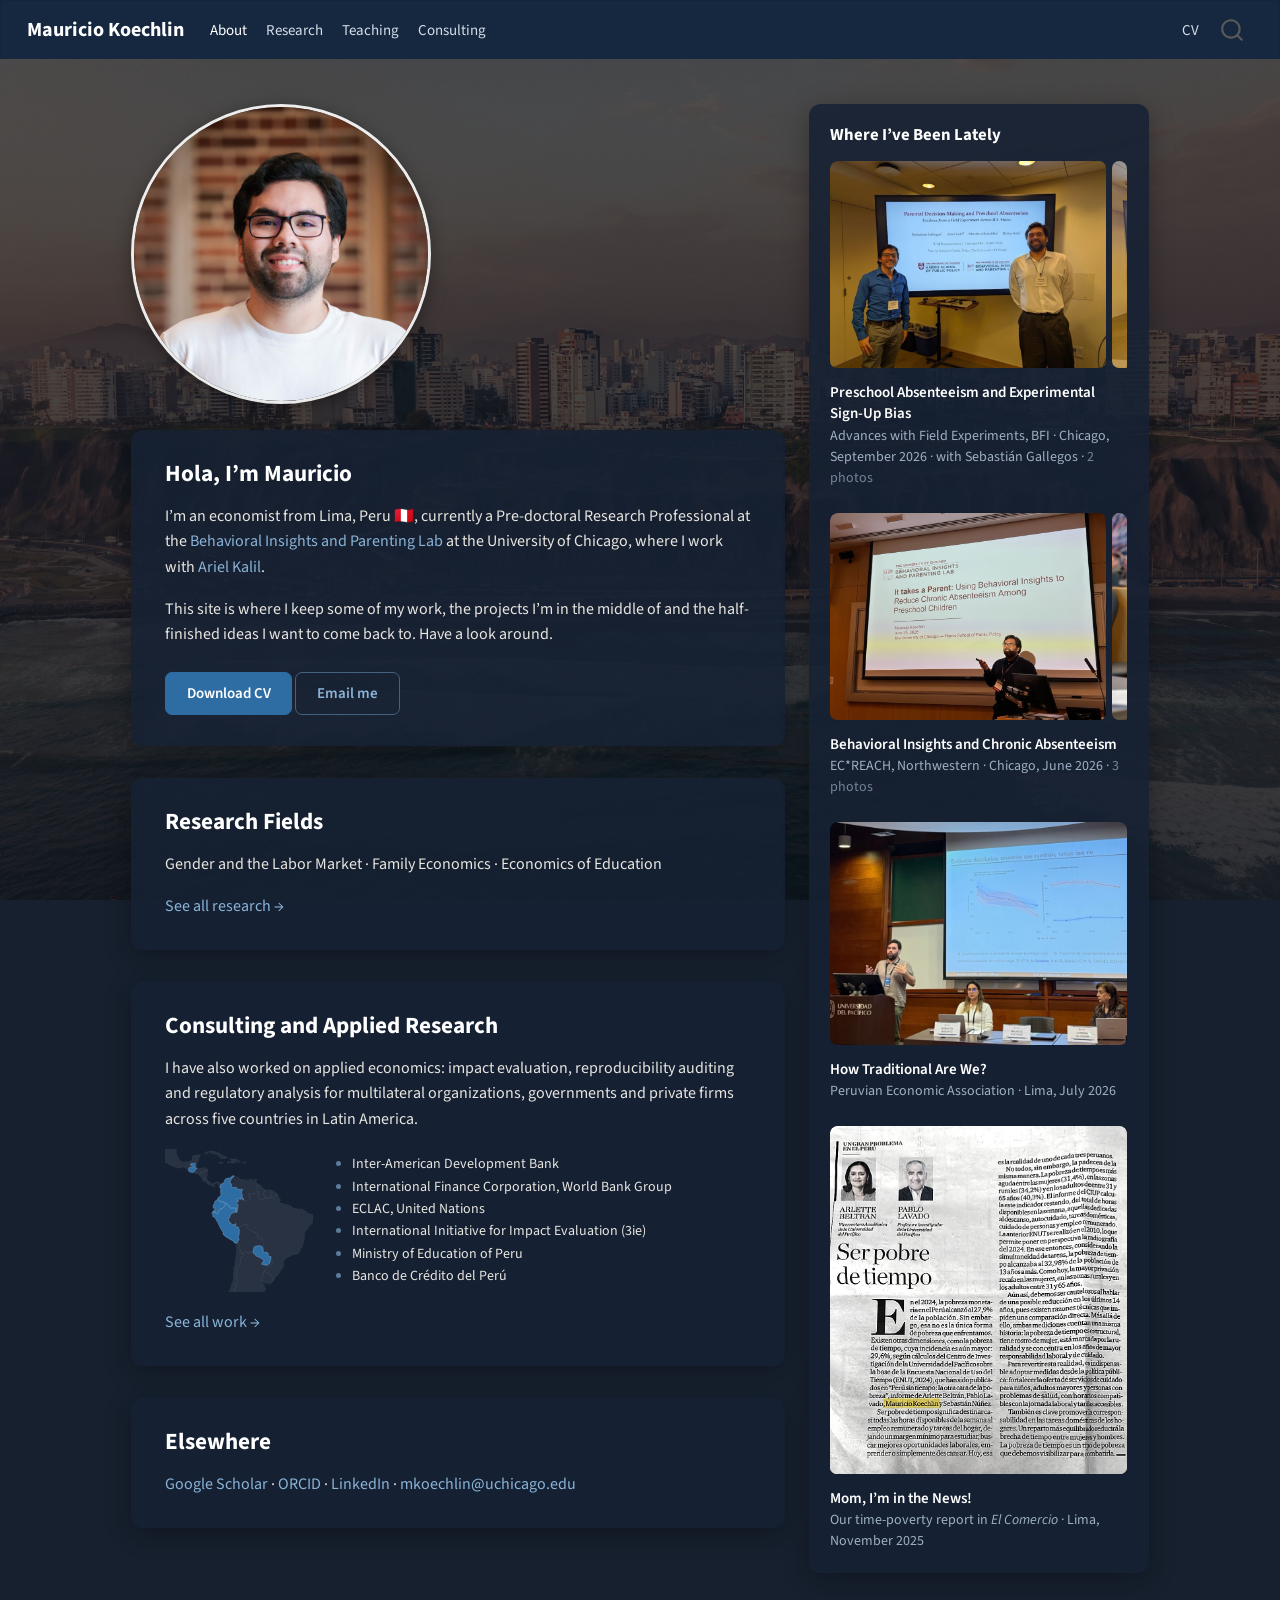
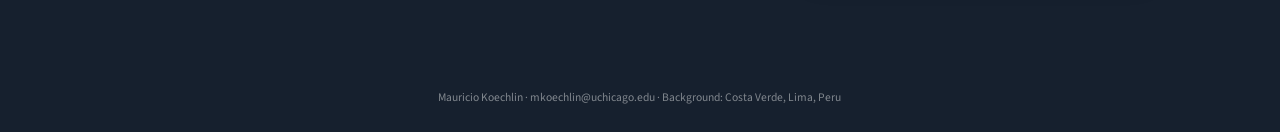
<file: docs/index.html>
<!DOCTYPE html>
<html xmlns="http://www.w3.org/1999/xhtml" lang="en" xml:lang="en"><head>

<meta charset="utf-8">
<meta name="generator" content="quarto-1.9.38">

<meta name="viewport" content="width=device-width, initial-scale=1.0, user-scalable=yes">


<title>Mauricio Koechlin</title>
<style>
/* Default styles provided by pandoc.
** See https://pandoc.org/MANUAL.html#variables-for-html for config info.
*/
code{white-space: pre-wrap;}
span.smallcaps{font-variant: small-caps;}
div.columns{display: flex; gap: min(4vw, 1.5em);}
div.column{flex: auto; overflow-x: auto;}
div.hanging-indent{margin-left: 1.5em; text-indent: -1.5em;}
ul.task-list{list-style: none;}
ul.task-list li input[type="checkbox"] {
  width: 0.8em;
  margin: 0 0.8em 0.2em -1em; /* quarto-specific, see https://github.com/quarto-dev/quarto-cli/issues/4556 */ 
  vertical-align: middle;
}
</style>


<script src="site_libs/quarto-nav/quarto-nav.js"></script>
<script src="site_libs/quarto-nav/headroom.min.js"></script>
<script src="site_libs/clipboard/clipboard.min.js"></script>
<script src="site_libs/quarto-search/autocomplete.umd.js"></script>
<script src="site_libs/quarto-search/fuse.min.js"></script>
<script src="site_libs/quarto-search/quarto-search.js"></script>
<meta name="quarto:offset" content="./">
<script src="site_libs/quarto-html/quarto.js" type="module"></script>
<script src="site_libs/quarto-html/tabsets/tabsets.js" type="module"></script>
<script src="site_libs/quarto-html/popper.min.js"></script>
<script src="site_libs/quarto-html/tippy.umd.min.js"></script>
<link href="site_libs/quarto-html/tippy.css" rel="stylesheet">
<link href="site_libs/quarto-html/quarto-syntax-highlighting-dark-0a6b7249c26820e032cb0bd839ff02b1.css" rel="stylesheet" id="quarto-text-highlighting-styles">
<script src="site_libs/bootstrap/bootstrap.min.js"></script>
<link href="site_libs/bootstrap/bootstrap-icons.css" rel="stylesheet">
<link href="site_libs/bootstrap/bootstrap-56ac84a69132b313c34fcb845bf79a16.min.css" rel="stylesheet" append-hash="true" id="quarto-bootstrap" data-mode="dark">
<script id="quarto-search-options" type="application/json">{
  "location": "navbar",
  "copy-button": false,
  "collapse-after": 3,
  "panel-placement": "end",
  "type": "overlay",
  "limit": 50,
  "keyboard-shortcut": [
    "f",
    "/",
    "s"
  ],
  "show-item-context": false,
  "language": {
    "search-no-results-text": "No results",
    "search-matching-documents-text": "matching documents",
    "search-copy-link-title": "Copy link to search",
    "search-hide-matches-text": "Hide additional matches",
    "search-more-match-text": "more match in this document",
    "search-more-matches-text": "more matches in this document",
    "search-clear-button-title": "Clear",
    "search-text-placeholder": "",
    "search-detached-cancel-button-title": "Cancel",
    "search-submit-button-title": "Submit",
    "search-label": "Search"
  }
}</script>
<meta name="description" content="Mauricio Koechlin is an economist from Lima, Peru and a Pre-doctoral Research Professional at the Behavioral Insights and Parenting Lab, University of Chicago. Gender and the labor market, family economics, economics of education.">
<meta property="og:type" content="profile">
<meta property="og:title" content="– Mauricio Koechlin">
<meta property="og:description" content="Pre-doctoral Research Professional, University of Chicago. Labor economics and the economics of the family.">
<meta property="og:url" content="https://maukoechlin.github.io">
<meta property="og:image" content="https://maukoechlin.github.io/img/photo.jpg">
<meta name="twitter:card" content="summary">


</head>

<body class="nav-fixed quarto-light">

<div id="quarto-search-results"></div>
  <header id="quarto-header" class="headroom fixed-top">
    <nav class="navbar navbar-expand-lg " data-bs-theme="dark">
      <div class="navbar-container container-fluid">
      <div class="navbar-brand-container mx-auto">
    <a class="navbar-brand" href="./index.html">
    <span class="navbar-title">Mauricio Koechlin</span>
    </a>
  </div>
            <div id="quarto-search" class="" title="Search"></div>
          <button class="navbar-toggler" type="button" data-bs-toggle="collapse" data-bs-target="#navbarCollapse" aria-controls="navbarCollapse" role="menu" aria-expanded="false" aria-label="Toggle navigation" onclick="if (window.quartoToggleHeadroom) { window.quartoToggleHeadroom(); }">
  <span class="navbar-toggler-icon"></span>
</button>
          <div class="collapse navbar-collapse" id="navbarCollapse">
            <ul class="navbar-nav navbar-nav-scroll me-auto">
  <li class="nav-item">
    <a class="nav-link active" href="./index.html" aria-current="page"> 
<span class="menu-text">About</span></a>
  </li>  
  <li class="nav-item">
    <a class="nav-link" href="./research.html"> 
<span class="menu-text">Research</span></a>
  </li>  
  <li class="nav-item">
    <a class="nav-link" href="./teaching.html"> 
<span class="menu-text">Teaching</span></a>
  </li>  
  <li class="nav-item">
    <a class="nav-link" href="./consulting.html"> 
<span class="menu-text">Consulting</span></a>
  </li>  
</ul>
            <ul class="navbar-nav navbar-nav-scroll ms-auto">
  <li class="nav-item">
    <a class="nav-link" href="./cv/Koechlin_CV.pdf" target="_blank"> 
<span class="menu-text">CV</span></a>
  </li>  
</ul>
          </div> <!-- /navcollapse -->
            <div class="quarto-navbar-tools">
</div>
      </div> <!-- /container-fluid -->
    </nav>
</header>
<!-- content -->
<div id="quarto-content" class="quarto-container page-columns page-rows-contents page-layout-full page-navbar">
<!-- sidebar -->
<!-- margin-sidebar -->
    
<!-- main -->
<main class="content column-page" id="quarto-document-content"><header id="title-block-header" class="quarto-title-block"></header>




<div class="hero-grid">
<div class="hero-main">
<p><img src="img/photo.jpg" class="avatar img-fluid"></p>
<section id="hola-im-mauricio" class="level2 card-panel">
<h2 data-anchor-id="hola-im-mauricio">Hola, I’m Mauricio</h2>
<p>I’m an economist from Lima, Peru 🇵🇪, currently a Pre-doctoral Research Professional at the <a href="https://biplab.uchicago.edu/">Behavioral Insights and Parenting Lab</a> at the University of Chicago, where I work with <a href="https://harris.uchicago.edu/directory/ariel-kalil">Ariel Kalil</a>.</p>
<p>This site is where I keep some of my work, the projects I’m in the middle of and the half-finished ideas I want to come back to. Have a look around.</p>
<div class="btn-row">
<p><a href="cv/Koechlin_CV.pdf" class="btn-main" target="_blank">Download CV</a> <a href="mailto:mkoechlin@uchicago.edu" class="btn-ghost">Email me</a></p>
</div>
</section>
<section id="research-fields" class="level2 card-panel">
<h2 data-anchor-id="research-fields">Research Fields</h2>
<p>Gender and the Labor Market · Family Economics · Economics of Education</p>
<p><a href="./research.html">See all research →</a></p>
</section>
<section id="consulting-and-applied-research" class="level2 card-panel">
<h2 data-anchor-id="consulting-and-applied-research">Consulting and Applied Research</h2>
<p>I have also worked on applied economics: impact evaluation, reproducibility auditing and regulatory analysis for multilateral organizations, governments and private firms across five countries in Latin America.</p>
<div class="map-row">
<div class="map-col">
<svg viewbox="0 0 300 291" xmlns="http://www.w3.org/2000/svg" class="map" role="img" aria-label="Latin American countries where I have worked">
<g fill="rgba(255,255,255,0.08)" stroke="rgba(255,255,255,0.15)" stroke-width="0.5"><path d="M-26.5,-29.7L-26.5,-29.7L-26.5,-29.7L-26.5,-29.7L-26.5,-29.7L-26.5,-29.7L-17.9,-29.7L-4.6,-29.7L10.4,-29.7L25.5,-29.7L34.6,-29.7L34.6,-29.7L36.1,-29.7L36.9,-29.7L38.3,-29.7L41.3,-29.7L45.8,-29.7L50.1,-29.7L53.7,-29.7L59.1,-29.7L60.6,-29.7L64.5,-29.7L68.6,-29.7L73.0,-29.7L76.5,-29.7L80.0,-29.7L80.4,-29.7L81.4,-29.7L81.2,-29.7L82.3,-29.7L83.2,-29.7L83.4,-29.7L84.3,-29.7L85.5,-29.7L86.2,-29.7L85.6,-29.7L90.2,-29.7L91.2,-29.7L92.0,-29.7L90.7,-29.7L88.7,-29.7L87.7,-29.7L87.6,-29.7L88.1,-29.7L89.6,-29.7L90.7,-29.7L95.8,-29.7L100.4,-29.7L106.1,-29.7L106.2,-29.7L105.8,-29.7L105.1,-29.7L107.1,-29.7L111.5,-29.7L115.5,-29.7L116.9,-29.7L117.5,-29.7L122.1,-29.7L124.1,-29.7L130.8,-29.7L138.9,-29.7L139.4,-29.7L140.8,-29.7L142.7,-29.7L144.2,-29.7L145.6,-29.7L149.0,-29.7L150.4,-29.7L153.4,-29.7L155.3,-29.7L155.3,-29.7L158.2,-29.7L159.0,-29.7L154.3,-29.7L149.7,-29.7L145.1,-29.7L142.7,-29.7L142.0,-29.7L141.9,-29.7L143.4,-29.7L145.2,-29.7L144.8,-29.7L146.1,-29.7L145.7,-29.7L142.8,-29.7L140.6,-29.7L137.4,-29.7L135.5,-29.7L132.9,-29.7L129.2,-29.7L135.7,-29.7L137.0,-29.7L130.8,-29.7L128.0,-29.7L128.2,-29.7L126.8,-29.7L128.1,-29.7L127.2,-29.7L123.9,-29.7L123.6,-29.7L122.6,-29.7L121.2,-29.7L122.1,-29.7L123.2,-29.7L123.3,-29.7L121.9,-29.7L119.4,-29.7L119.0,-29.7L120.3,-29.7L118.1,-29.7L117.6,-29.7L116.7,-29.7L117.7,-29.7L114.8,-29.7L117.8,-29.7L118.0,-29.7L119.2,-29.7L119.7,-29.7L120.3,-29.7L117.5,-29.7L113.0,-29.7L110.1,-29.7L107.8,-29.7L105.6,-29.7L105.0,-29.7L100.1,-29.7L97.7,-29.7L95.6,-29.7L94.9,-29.7L95.7,-29.7L97.1,-25.6L99.1,-22.0L99.1,-19.8L101.2,-14.1L101.1,-10.7L100.9,-8.8L99.8,-5.9L98.5,-5.2L96.3,-5.8L95.6,-8.0L93.9,-9.1L91.6,-13.3L89.5,-17.1L88.9,-19.1L89.8,-22.4L88.5,-25.2L85.1,-29.4L83.4,-29.7L78.9,-27.9L78.1,-28.1L76.0,-29.7L73.2,-29.7L68.2,-29.7L64.3,-29.7L61.0,-29.7L59.1,-29.7L59.9,-29.2L59.9,-27.1L60.8,-26.1L60.0,-25.5L58.3,-26.2L56.7,-25.3L53.5,-25.4L50.2,-28.1L46.3,-27.5L43.1,-28.6L40.4,-28.3L36.7,-27.1L32.6,-23.3L28.3,-21.2L25.9,-18.8L24.8,-16.6L24.8,-13.1L25.0,-10.8L25.9,-9.1L24.1,-9.0L21.0,-10.0L17.6,-11.6L16.3,-13.9L15.4,-17.3L12.8,-20.2L11.2,-23.1L9.0,-26.6L5.9,-28.6L2.3,-28.5L-0.5,-24.5L-4.1,-26.0L-6.4,-27.6L-7.5,-29.7L-9.0,-29.7L-11.6,-29.7L-13.9,-29.7L-15.5,-29.7L-23.1,-29.7L-23.1,-29.7L-26.5,-29.7L-26.5,-29.7L-26.5,-29.7L-26.5,-29.7L-26.5,-29.7L-26.5,-29.7L-26.5,-29.7L-26.5,-29.7L-26.5,-29.7L-26.5,-29.7L-26.5,-29.7L-26.5,-29.7L-26.5,-29.7L-26.5,-29.7L-26.5,-29.7L-26.5,-29.7L-26.5,-29.7L-26.5,-29.7L-26.5,-29.7L-26.5,-29.7L-26.5,-29.7L-26.5,-29.7L-26.5,-29.7L-26.5,-29.7L-26.5,-29.7L-26.5,-29.7L-26.5,-29.7L-26.5,-29.7L-26.5,-29.7L-26.5,-29.7L-26.5,-29.7L-26.5,-29.7L-26.5,-29.7L-26.5,-29.7L-26.5,-29.7L-26.5,-29.7L-26.5,-29.7L-26.5,-29.7Z"></path><path d="M200.2,249.1L199.1,253.2L197.9,258.5L197.9,263.7L197.0,264.9L196.6,268.3L196.3,271.1L201.9,275.7L201.3,279.4L204.1,281.8L203.9,284.5L199.6,291.6L193.1,294.7L184.2,295.8L179.4,295.3L180.3,298.7L179.4,303.0L180.2,305.9L177.6,307.9L173.1,308.7L168.8,306.6L167.1,308.1L167.7,314.0L170.7,315.8L173.1,313.9L174.4,317.0L170.4,318.9L166.8,322.6L166.2,325.7L165.2,325.7L161.0,325.7L157.5,325.7L156.3,325.7L160.6,325.7L164.8,325.7L163.3,325.7L158.1,325.7L155.2,325.7L151.2,325.7L149.4,325.7L150.8,325.7L153.8,325.7L151.9,325.7L147.8,325.7L137.1,325.7L135.3,325.7L135.4,325.7L132.5,325.7L130.9,325.7L130.5,325.7L133.9,325.7L135.3,325.7L134.8,325.7L137.1,325.7L138.7,325.7L138.3,325.7L140.2,325.7L139.7,325.7L137.7,325.7L139.1,324.4L137.1,322.1L136.1,315.2L137.9,314.0L137.1,306.8L138.2,300.9L139.4,295.8L142.0,293.7L140.7,288.2L140.6,283.2L144.0,279.6L143.9,275.1L146.4,269.8L146.4,264.9L145.3,264.0L143.2,255.0L145.9,249.7L145.5,244.8L147.1,240.2L150.0,235.5L153.1,232.4L151.8,230.5L152.7,228.9L152.6,220.8L157.4,218.4L158.9,213.4L158.4,212.2L162.0,207.9L167.8,209.0L170.4,212.5L172.1,208.6L177.1,208.8L177.9,209.8L186.0,217.7L189.6,218.4L195.0,222.0L199.5,223.9L200.1,226.0L195.8,233.5L200.3,234.9L205.2,235.6L208.7,234.8L212.7,231.0L213.4,226.7L215.6,225.8L217.8,228.6L217.7,232.5L214.0,235.3L211.0,237.3L206.1,242.2L200.2,249.1Z"></path><path d="M147.4,187.9L149.6,191.1L150.1,194.4L152.5,196.4L151.1,201.0L153.4,206.3L155.2,212.8L158.4,212.2L158.9,213.4L157.4,218.4L152.6,220.8L152.7,228.9L151.8,230.5L153.1,232.4L150.0,235.5L147.1,240.2L145.5,244.8L145.9,249.7L143.2,255.0L145.3,264.0L146.4,264.9L146.4,269.8L143.9,275.1L144.0,279.6L140.6,283.2L140.7,288.2L142.0,293.7L139.4,295.8L138.2,300.9L137.1,306.8L137.9,314.0L136.1,315.2L137.1,322.1L139.1,324.4L137.7,325.7L139.7,325.7L140.2,325.7L138.3,325.7L138.7,325.7L137.1,325.7L134.8,325.7L135.3,325.7L133.9,325.7L130.5,325.7L130.9,325.7L132.5,325.7L135.4,325.7L135.3,325.7L137.1,325.7L147.8,325.7L151.9,325.7L148.0,325.7L145.8,325.7L141.9,325.7L141.1,325.7L139.3,325.7L134.3,325.7L129.3,325.7L129.3,325.7L123.8,325.7L122.4,325.7L123.6,325.7L121.4,325.7L120.8,325.7L122.7,325.7L127.4,325.7L120.7,325.7L124.9,325.7L126.4,325.7L131.3,325.7L133.6,315.9L130.6,314.4L129.3,321.9L126.5,321.0L127.9,312.4L129.4,301.6L131.4,297.7L130.1,292.2L129.8,285.9L131.6,285.7L134.3,276.9L137.4,268.3L139.2,260.5L138.2,252.7L139.5,248.5L139.0,242.2L141.6,236.1L142.4,226.5L143.8,216.5L145.2,205.8L144.9,198.1L143.9,191.5L146.2,190.3L147.4,187.9Z"></path><path d="M138.0,20.4L138.4,22.9L138.1,24.7L137.0,25.5L138.1,26.9L138.1,28.2L135.1,27.4L133.0,27.7L130.3,27.4L128.3,28.2L125.9,26.8L126.3,25.3L130.4,25.9L133.7,26.3L135.3,25.3L133.3,23.2L133.3,21.5L130.5,20.7L131.5,19.4L134.2,19.6L138.0,20.4Z"></path><path d="M138.1,28.2L138.1,26.9L137.0,25.5L138.1,24.7L138.4,22.9L138.0,20.4L138.6,19.6L142.0,19.6L144.6,20.8L145.8,20.7L146.6,22.3L149.0,22.3L148.9,23.6L150.8,23.8L153.0,25.5L151.4,27.4L149.3,26.4L147.2,26.6L145.8,26.4L145.0,27.2L143.3,27.5L142.6,26.4L141.2,27.1L139.4,30.2L138.3,29.5L138.1,28.2Z"></path><path d="M106.0,-13.6L108.0,-14.0L111.0,-13.9L111.1,-12.6L106.3,-11.8L106.0,-13.6Z"></path><path d="M111.2,-14.9L114.7,-12.6L113.9,-9.1L113.1,-9.8L113.2,-12.3L111.2,-14.3L111.2,-14.9Z"></path><path d="M109.5,-5.9L110.8,-5.7L112.3,-1.6L112.3,1.2L111.3,1.4L110.1,-1.4L108.5,-2.8L109.5,-5.9Z"></path><path d="M-26.5,-29.7L-26.5,-29.7L-26.5,-29.7L-26.5,-29.7L-26.5,-29.7L-26.5,-29.7L-26.5,-29.7L-23.1,-29.7L-23.1,-29.7L-15.5,-29.7L-13.9,-29.7L-11.6,-29.7L-9.0,-29.7L-7.5,-29.7L-6.4,-27.6L-4.1,-26.0L-0.5,-24.5L2.3,-28.5L5.9,-28.6L9.0,-26.6L11.2,-23.1L12.8,-20.2L15.4,-17.3L16.3,-13.9L17.6,-11.6L21.0,-10.0L24.1,-9.0L25.9,-9.1L24.1,-4.8L23.4,-1.3L23.0,5.1L22.6,7.5L23.4,10.1L24.8,12.4L25.6,16.0L28.6,19.5L29.6,22.2L31.3,24.5L36.0,25.8L37.8,27.7L41.7,26.4L45.1,25.9L48.4,25.1L51.1,24.3L53.9,22.4L55.0,19.7L55.4,15.7L56.1,14.3L59.1,13.1L63.8,12.0L67.7,12.2L70.4,11.8L71.4,12.8L71.3,15.0L68.9,17.8L67.8,20.7L68.7,21.5L68.0,23.5L66.9,27.2L65.8,26.0L64.9,26.0L64.0,26.1L62.4,28.9L61.6,28.4L61.1,28.6L61.1,29.3L57.1,29.2L52.9,29.2L52.9,31.8L50.9,31.8L52.6,33.4L54.2,34.4L54.7,35.4L55.4,35.7L55.3,37.3L49.6,37.3L47.5,41.0L48.1,41.9L47.6,43.0L47.5,44.3L42.5,39.4L40.3,37.9L36.7,36.7L34.2,37.0L30.6,38.7L28.4,39.2L25.3,38.0L22.0,37.1L17.9,35.0L14.6,34.4L9.6,32.2L5.9,30.0L4.8,28.8L2.3,28.5L-2.2,27.0L-4.0,24.9L-8.8,22.2L-11.0,19.3L-12.1,17.0L-10.6,16.5L-11.0,15.2L-10.0,14.0L-10.0,12.3L-11.5,10.2L-11.9,8.3L-13.4,5.9L-17.2,1.1L-21.7,-2.7L-23.8,-5.7L-26.5,-7.7L-26.5,-8.9L-26.5,-11.9L-26.5,-13.1L-26.5,-15.5L-26.5,-18.9L-26.5,-19.3L-26.5,-22.0L-26.5,-24.4L-26.5,-26.0L-26.5,-29.7L-26.5,-29.7L-26.5,-29.7L-26.5,-29.7L-26.5,-29.7L-26.5,-29.7L-26.5,-29.7L-26.5,-29.7L-26.5,-29.7L-26.5,-28.5L-26.5,-25.0L-26.5,-23.8L-26.5,-23.4L-26.5,-21.7L-26.5,-21.8L-26.5,-18.5L-26.5,-17.3L-26.5,-15.5L-26.5,-13.0L-26.5,-8.4L-26.5,-6.3L-26.5,-4.0L-26.5,-1.4L-26.5,-1.3L-26.5,0.9L-26.5,3.1L-26.5,3.9L-26.5,5.7L-26.5,5.7L-26.5,2.7L-26.5,-0.0L-26.5,-2.3L-26.5,-3.6L-26.5,-7.1L-26.5,-9.8L-26.5,-11.3L-26.5,-13.5L-26.5,-12.9L-26.5,-14.2L-26.5,-15.4L-26.5,-18.3L-26.5,-18.6L-26.5,-18.3L-26.5,-20.2L-26.5,-22.5L-26.5,-26.1L-26.5,-27.5L-26.5,-29.7L-26.5,-29.7L-26.5,-29.7L-26.5,-29.7Z"></path><path d="M200.2,249.1L203.0,248.5L207.5,252.5L209.1,252.3L213.7,255.6L217.1,258.5L219.7,262.1L217.7,264.6L218.9,267.6L217.0,270.9L212.0,273.9L208.8,272.8L206.4,273.4L202.3,271.1L199.3,271.3L196.6,268.3L197.0,264.9L197.9,263.7L197.9,258.5L199.1,253.2L200.2,249.1Z"></path><path d="M218.9,267.6L217.7,264.6L219.7,262.1L217.1,258.5L213.7,255.6L209.1,252.3L207.5,252.5L203.0,248.5L200.2,249.1L206.1,242.2L211.0,237.3L214.0,235.3L217.7,232.5L217.8,228.6L215.6,225.8L213.4,226.7L214.3,223.9L214.9,221.0L214.9,218.3L213.3,217.5L211.6,218.2L210.0,218.0L209.5,216.2L209.1,211.8L208.2,210.4L205.3,209.1L203.5,210.0L198.8,209.1L199.1,202.7L197.8,200.0L199.2,199.1L198.8,196.4L200.0,194.3L200.7,190.7L199.7,187.8L197.3,186.5L196.8,184.7L197.5,182.0L189.0,181.8L187.3,176.5L188.6,176.4L188.5,174.5L187.7,173.1L187.5,170.5L184.9,169.1L182.1,169.2L180.3,167.9L177.3,167.0L175.6,165.3L170.7,164.5L165.9,160.5L166.2,157.5L165.7,155.8L166.2,152.4L160.4,153.2L158.1,154.8L154.2,156.7L153.2,158.0L150.9,158.1L147.7,157.7L145.2,158.5L143.2,158.0L143.5,151.2L139.8,153.8L135.9,153.7L134.3,151.3L131.4,151.1L132.3,149.1L129.8,146.4L128.0,142.4L129.2,141.6L129.2,139.7L131.8,138.4L131.4,136.0L132.5,134.5L132.8,132.4L137.9,129.4L141.5,128.6L142.1,127.9L146.1,128.1L148.0,116.0L148.1,114.1L147.5,111.5L145.5,109.9L145.5,106.7L148.0,106.0L148.9,106.5L149.0,104.8L146.5,104.3L146.4,101.6L155.0,101.7L156.5,100.1L157.7,101.5L158.5,104.1L159.4,103.6L161.8,105.9L165.2,105.6L166.1,104.3L169.4,103.3L171.2,102.5L171.7,100.7L174.8,99.4L174.6,98.5L170.9,98.1L170.3,95.3L170.4,92.4L168.5,91.2L169.3,90.8L172.6,91.4L176.1,92.5L177.3,91.4L180.5,90.7L185.4,89.1L187.1,87.4L186.5,86.1L188.8,86.0L189.8,87.0L189.2,88.9L190.7,89.6L191.7,91.6L190.5,93.2L189.8,97.0L190.9,99.2L191.3,101.2L194.0,103.3L196.1,103.5L196.6,102.7L198.0,102.5L200.0,101.7L201.5,100.5L203.9,100.9L205.0,100.7L207.4,101.1L207.8,100.2L207.0,99.3L207.5,98.0L209.3,98.4L211.3,98.0L213.9,98.9L215.8,99.8L217.2,98.6L218.1,98.8L218.7,100.1L220.9,99.7L222.5,98.1L223.9,94.8L226.5,90.8L228.0,90.6L229.1,93.0L231.6,100.7L233.9,101.5L234.1,104.5L230.7,108.1L232.1,109.5L239.9,110.2L240.1,114.6L243.4,111.7L249.0,113.3L256.3,116.0L258.5,118.6L257.7,121.0L262.9,119.6L271.4,122.0L278.0,121.8L284.6,125.5L290.2,130.4L293.6,131.7L297.4,131.9L299.0,133.3L300.5,138.9L301.2,141.6L299.4,149.0L297.2,151.9L291.0,158.1L288.2,163.2L284.9,167.1L283.8,167.2L282.6,170.6L282.9,179.1L281.6,186.2L281.2,189.3L279.8,191.1L279.0,197.3L274.5,203.5L273.8,208.4L270.2,210.4L269.2,213.3L264.4,213.3L257.4,215.1L254.3,217.3L249.4,218.7L244.2,222.5L240.5,227.4L239.8,231.0L240.6,233.8L239.7,238.8L238.7,241.3L235.6,244.0L230.7,253.0L226.9,257.1L223.9,259.5L221.9,264.5L218.9,267.6Z"></path><path d="M147.7,157.7L150.9,158.1L153.2,158.0L154.2,156.7L158.1,154.8L160.4,153.2L166.2,152.4L165.7,155.8L166.2,157.5L165.9,160.5L170.7,164.5L175.6,165.3L177.3,167.0L180.3,167.9L182.1,169.2L184.9,169.1L187.5,170.5L187.7,173.1L188.5,174.5L188.6,176.4L187.3,176.5L189.0,181.8L197.5,182.0L196.8,184.7L197.3,186.5L199.7,187.8L200.7,190.7L200.0,194.3L198.8,196.4L199.2,199.1L197.8,200.0L197.7,198.6L193.6,196.2L189.5,196.1L181.8,197.5L179.7,201.6L179.6,204.2L177.9,209.8L177.1,208.8L172.1,208.6L170.4,212.5L167.8,209.0L162.0,207.9L158.4,212.2L155.2,212.8L153.4,206.3L151.1,201.0L152.5,196.4L150.1,194.4L149.6,191.1L147.4,187.9L150.2,182.9L148.3,179.1L149.3,177.5L148.5,175.9L150.2,173.6L150.3,169.7L150.5,166.5L151.5,165.0L147.7,157.7Z"></path><path d="M113.1,70.7L112.6,71.4L113.6,74.0L112.8,75.3L111.4,75.0L110.8,77.2L109.3,75.9L108.4,73.5L109.5,72.3L108.4,72.0L107.5,70.5L105.4,69.3L103.4,69.6L102.5,71.1L100.7,72.2L99.8,72.4L99.3,73.3L101.5,75.7L100.2,76.3L99.6,77.0L97.6,77.2L96.8,74.5L96.2,75.3L94.8,75.0L93.9,73.2L92.1,72.9L90.9,72.4L89.0,72.4L88.9,73.4L88.4,72.7L88.6,71.8L89.0,70.9L88.8,70.1L89.5,69.6L88.6,68.9L88.5,67.1L90.2,66.7L91.8,68.3L91.7,69.3L93.5,69.5L93.9,69.1L95.1,70.2L97.3,69.9L99.2,68.8L101.8,67.9L103.4,66.5L105.8,66.8L105.6,67.2L108.1,67.4L110.0,68.1L111.5,69.5L113.1,70.7Z"></path><path d="M90.2,66.7L88.5,67.1L88.6,68.9L89.5,69.6L88.8,70.1L89.0,70.9L88.6,71.8L88.4,72.7L86.0,71.7L85.1,70.8L85.6,70.0L85.4,69.0L84.2,68.0L82.5,67.1L81.0,66.5L80.7,65.2L79.5,64.4L79.8,65.7L78.9,66.8L77.9,65.5L76.5,65.1L75.9,64.2L75.9,62.8L76.5,61.4L75.3,60.8L76.3,59.9L76.9,59.3L79.8,60.5L80.9,59.9L82.3,60.3L83.0,61.2L84.3,61.5L85.3,60.6L86.5,63.0L88.2,64.8L90.2,66.7Z"></path><path d="M85.3,60.6L84.3,61.5L83.0,61.2L82.3,60.3L80.9,59.9L79.8,60.5L76.9,59.3L76.3,59.9L74.7,58.5L72.7,56.7L71.7,55.1L69.8,53.7L67.6,51.7L68.1,51.0L68.9,51.7L69.2,51.3L70.6,51.2L71.1,50.1L71.8,50.1L71.7,47.8L72.7,47.7L73.6,47.8L74.6,46.6L75.9,47.5L76.3,46.9L77.1,46.4L78.7,45.1L78.8,44.2L79.2,44.2L79.7,43.1L80.2,43.0L81.0,43.7L81.8,43.9L82.8,43.3L83.9,43.3L85.5,42.7L86.1,42.1L87.6,42.2L87.2,42.6L87.0,43.7L87.4,45.3L86.4,46.9L85.9,48.7L85.8,50.7L86.0,51.9L86.1,53.9L85.5,54.3L85.1,56.3L85.4,57.5L84.5,58.6L84.7,59.8L85.3,60.6Z"></path><path d="M87.6,42.2L86.1,42.1L85.5,42.7L83.9,43.3L82.8,43.3L81.8,43.9L81.0,43.7L80.2,43.0L79.7,43.1L79.2,44.2L78.8,44.2L78.7,45.1L77.1,46.4L76.3,46.9L75.9,47.5L74.6,46.6L73.6,47.8L72.7,47.7L71.7,47.8L71.8,50.1L71.1,50.1L70.6,51.2L69.2,51.3L68.4,49.9L67.1,49.5L67.4,47.7L66.8,47.2L65.9,46.9L64.0,47.4L63.8,46.8L62.5,46.1L61.5,45.2L60.2,44.8L61.1,43.6L60.8,42.8L61.1,41.9L63.2,40.6L65.2,38.8L65.6,39.0L66.6,38.2L67.9,38.2L68.3,38.5L69.0,38.3L71.0,38.7L73.1,38.6L74.5,38.1L75.0,37.6L76.4,37.8L77.5,38.1L78.6,38.0L79.5,37.6L81.5,38.3L82.2,38.4L83.5,39.2L84.8,40.2L86.4,40.9L87.6,42.2Z"></path><path d="M60.2,44.8L61.5,45.2L62.5,46.1L63.8,46.8L64.0,47.4L65.9,46.9L66.8,47.2L67.4,47.7L67.1,49.5L66.6,50.6L64.0,50.5L62.5,50.1L60.6,49.2L58.2,48.9L56.9,47.9L57.1,47.3L58.6,46.1L59.4,45.6L59.2,45.1L60.2,44.8Z"></path><path d="M61.1,29.3L61.1,28.6L61.6,28.4L62.4,28.9L64.0,26.1L64.9,26.0L64.9,26.7L65.7,26.8L65.6,28.0L64.9,30.0L65.3,30.7L64.8,32.4L65.1,32.8L64.6,35.2L63.7,36.4L62.9,36.5L62.1,38.1L60.8,38.1L61.1,32.9L61.1,29.3Z"></path><path d="M186.5,86.1L187.1,87.4L185.4,89.1L180.5,90.7L177.3,91.4L176.1,92.5L172.6,91.4L169.3,90.8L168.5,91.2L170.4,92.4L170.3,95.3L170.9,98.1L174.6,98.5L174.8,99.4L171.7,100.7L171.2,102.5L169.4,103.3L166.1,104.3L165.2,105.6L161.8,105.9L159.4,103.6L158.0,99.2L156.9,97.6L155.3,96.7L157.5,94.5L157.3,93.5L156.1,92.2L155.2,89.2L155.5,86.1L156.5,84.6L157.3,82.2L155.8,81.4L153.2,81.9L150.1,81.7L148.3,82.2L145.2,78.3L142.6,77.8L136.9,78.2L135.9,76.6L134.8,76.3L134.6,75.3L135.2,73.7L134.8,71.9L133.9,70.9L133.3,68.9L131.0,68.6L132.2,66.0L132.8,62.8L134.1,61.1L135.8,59.8L136.9,57.6L139.7,56.8L139.6,57.9L137.0,58.4L138.4,60.4L138.4,62.8L136.4,65.4L138.1,68.9L140.0,68.6L141.0,65.4L139.6,63.8L139.4,60.4L144.9,58.6L144.3,56.5L145.8,55.1L147.4,58.2L150.5,58.3L153.4,60.8L153.6,62.3L157.5,62.3L162.2,61.9L164.8,63.9L168.1,64.4L170.6,63.0L170.7,61.9L176.1,61.6L181.4,61.6L177.7,62.9L179.2,65.0L182.7,65.3L186.0,67.5L186.7,71.1L189.0,71.0L190.8,72.1L187.3,74.7L186.9,76.3L188.4,78.0L187.3,78.8L184.6,79.5L184.7,81.6L183.5,82.8L186.5,86.1Z"></path><path d="M205.0,100.7L203.9,100.9L201.5,100.5L200.0,101.7L198.0,102.5L196.6,102.7L196.1,103.5L194.0,103.3L191.3,101.2L190.9,99.2L189.8,97.0L190.5,93.2L191.7,91.6L190.7,89.6L189.2,88.9L189.8,87.0L188.8,86.0L186.5,86.1L183.5,82.8L184.7,81.6L184.6,79.5L187.3,78.8L188.4,78.0L186.9,76.3L187.3,74.7L190.8,72.1L193.7,73.7L196.4,76.6L196.5,78.9L198.2,79.0L200.5,81.2L202.3,82.7L201.6,86.7L198.9,87.9L199.1,88.9L198.3,91.2L200.3,94.4L201.7,94.4L202.3,96.9L205.0,100.7Z"></path><path d="M213.9,98.9L211.3,98.0L209.3,98.4L207.5,98.0L207.0,99.3L207.8,100.2L207.4,101.1L205.0,100.7L202.3,96.9L201.7,94.4L200.3,94.4L198.3,91.2L199.1,88.9L198.9,87.9L201.6,86.7L202.3,82.7L207.6,83.6L208.1,82.8L211.6,82.5L216.4,83.7L214.1,87.5L214.4,90.5L216.1,93.1L215.4,95.0L215.0,97.1L213.9,98.9Z"></path><path d="M226.5,90.8L223.9,94.8L222.5,98.1L220.9,99.7L218.7,100.1L218.1,98.8L217.2,98.6L215.8,99.8L213.9,98.9L215.0,97.1L215.4,95.0L216.1,93.1L214.4,90.5L214.1,87.5L216.4,83.7L217.9,84.2L221.1,85.2L225.8,89.0L226.5,90.8Z"></path><path d="M162.0,26.0L164.2,26.4L165.0,27.3L163.9,28.5L160.6,28.5L158.0,28.6L157.8,26.6L158.4,26.0L162.0,26.0Z"></path><path d="M112.2,26.1L115.2,26.5L117.5,27.6L118.2,28.9L115.1,29.0L113.8,29.8L111.3,29.0L108.8,27.3L109.3,26.3L111.2,25.9L112.2,26.1Z"></path><path d="M91.5,3.9L95.3,4.2L98.7,4.3L102.9,5.9L104.6,7.7L108.8,7.1L110.3,8.3L114.1,11.2L116.8,13.3L118.3,13.3L120.9,14.2L120.6,15.6L123.8,15.8L127.2,17.7L126.6,18.8L123.7,19.4L120.7,19.6L117.7,19.3L111.4,19.7L114.3,17.1L112.5,15.9L109.7,15.6L108.2,14.2L107.1,11.5L104.6,11.7L100.5,10.4L99.2,9.4L93.4,8.7L91.9,7.7L93.6,6.5L89.2,6.3L86.1,8.8L84.2,8.9L83.6,10.0L81.4,10.5L79.5,10.1L81.9,8.6L82.8,6.9L84.8,5.8L87.1,4.9L90.4,4.4L91.5,3.9Z"></path><path d="M182.3,61.4L184.8,60.8L185.8,60.9L185.6,64.3L181.9,64.8L181.1,64.4L182.4,63.1L182.3,61.4Z"></path></g><g fill="#2d6da4" stroke="#8ab4d8" stroke-width="0.8"><path d="M146.1,128.1L142.1,127.9L141.5,128.6L137.9,129.4L132.8,132.4L132.5,134.5L131.4,136.0L131.8,138.4L129.2,139.7L129.2,141.6L128.0,142.4L129.8,146.4L132.3,149.1L131.4,151.1L134.3,151.3L135.9,153.7L139.8,153.8L143.5,151.2L143.2,158.0L145.2,158.5L147.7,157.7L151.5,165.0L150.5,166.5L150.3,169.7L150.2,173.6L148.5,175.9L149.3,177.5L148.3,179.1L150.2,182.9L147.4,187.9L146.2,190.3L143.9,191.5L139.5,188.8L139.1,186.9L130.4,182.3L122.5,177.3L119.1,174.5L117.2,170.7L118.0,169.4L114.2,163.5L109.9,155.2L105.7,146.3L103.9,144.2L102.5,140.9L99.1,138.0L96.0,136.2L97.4,134.3L95.2,130.0L96.6,126.9L100.1,124.2L100.7,126.0L99.4,127.0L99.5,128.7L101.3,128.3L103.1,128.8L105.0,131.0L107.5,129.2L108.3,126.2L111.0,122.4L116.3,120.6L121.1,116.0L122.5,113.1L121.9,109.8L123.1,109.4L126.0,111.5L127.4,113.5L129.4,114.7L132.0,119.3L135.3,119.9L137.8,118.7L139.4,119.5L142.0,119.1L145.4,121.1L142.5,125.6L143.8,125.8L146.1,128.1Z"></path><path d="M159.4,103.6L158.5,104.1L157.7,101.5L156.5,100.1L155.0,101.7L146.4,101.6L146.5,104.3L149.0,104.8L148.9,106.5L148.0,106.0L145.5,106.7L145.5,109.9L147.5,111.5L148.1,114.1L148.0,116.0L146.1,128.1L143.8,125.8L142.5,125.6L145.4,121.1L142.0,119.1L139.4,119.5L137.8,118.7L135.3,119.9L132.0,119.3L129.4,114.7L127.4,113.5L126.0,111.5L123.1,109.4L121.9,109.8L120.0,108.7L117.8,107.3L116.6,108.0L112.8,107.4L111.8,105.5L110.9,105.5L106.5,103.0L105.9,101.7L107.6,101.3L107.4,99.1L108.4,97.5L110.6,97.2L112.5,94.4L114.1,92.1L112.5,91.1L113.3,88.5L112.4,84.5L113.3,83.3L112.6,79.5L110.8,77.2L111.4,75.0L112.8,75.3L113.6,74.0L112.6,71.4L113.1,70.7L115.4,70.9L118.7,67.7L120.6,67.3L120.6,65.8L121.4,62.0L123.9,59.9L126.7,59.8L127.1,58.9L130.5,59.3L134.0,57.0L135.7,56.0L137.8,53.8L139.4,54.1L140.6,55.3L139.7,56.8L136.9,57.6L135.8,59.8L134.1,61.1L132.8,62.8L132.2,66.0L131.0,68.6L133.3,68.9L133.9,70.9L134.8,71.9L135.2,73.7L134.6,75.3L134.8,76.3L135.9,76.6L136.9,78.2L142.6,77.8L145.2,78.3L148.3,82.2L150.1,81.7L153.2,81.9L155.8,81.4L157.3,82.2L156.5,84.6L155.5,86.1L155.2,89.2L156.1,92.2L157.3,93.5L157.5,94.5L155.3,96.7L156.9,97.6L158.0,99.2L159.4,103.6Z"></path><path d="M47.5,44.3L47.6,43.0L48.1,41.9L47.5,41.0L49.6,37.3L55.3,37.3L55.4,35.7L54.7,35.4L54.2,34.4L52.6,33.4L50.9,31.8L52.9,31.8L52.9,29.2L57.1,29.2L61.1,29.3L61.1,32.9L60.8,38.1L62.1,38.1L63.5,38.9L63.9,38.3L65.2,38.8L63.2,40.6L61.1,41.9L60.8,42.8L61.1,43.6L60.2,44.8L59.2,45.1L59.4,45.6L58.6,46.1L57.1,47.3L56.9,47.9L54.7,47.1L51.9,47.1L49.9,46.2L47.5,44.3Z"></path><path d="M121.9,109.8L122.5,113.1L121.1,116.0L116.3,120.6L111.0,122.4L108.3,126.2L107.5,129.2L105.0,131.0L103.1,128.8L101.3,128.3L99.5,128.7L99.4,127.0L100.7,126.0L100.1,124.2L102.5,120.9L101.5,118.9L99.8,121.0L97.2,119.0L98.1,117.8L97.4,113.8L98.9,113.1L99.7,110.4L101.4,107.5L101.1,105.7L103.5,104.8L106.5,103.0L110.9,105.5L111.8,105.5L112.8,107.4L116.6,108.0L117.8,107.3L120.0,108.7L121.9,109.8Z"></path><path d="M197.8,200.0L199.1,202.7L198.8,209.1L203.5,210.0L205.3,209.1L208.2,210.4L209.1,211.8L209.5,216.2L210.0,218.0L211.6,218.2L213.3,217.5L214.9,218.3L214.9,221.0L214.3,223.9L213.4,226.7L212.7,231.0L208.7,234.8L205.2,235.6L200.3,234.9L195.8,233.5L200.1,226.0L199.5,223.9L195.0,222.0L189.6,218.4L186.0,217.7L177.9,209.8L179.6,204.2L179.7,201.6L181.8,197.5L189.5,196.1L193.6,196.2L197.7,198.6L197.8,200.0Z"></path></g>
</svg>
</div>
<div class="org-col">
<ul>
<li>
Inter-American Development Bank
</li>
<li>
International Finance Corporation, World Bank Group
</li>
<li>
ECLAC, United Nations
</li>
<li>
International Initiative for Impact Evaluation (3ie)
</li>
<li>
Ministry of Education of Peru
</li>
<li>
Banco de Crédito del Perú
</li>
</ul>
</div>
</div>
<p><a href="./consulting.html">See all work →</a></p>
</section>
<section id="elsewhere" class="level2 card-panel">
<h2 data-anchor-id="elsewhere">Elsewhere</h2>
<p><a href="https://scholar.google.com/citations?user=v-VEC58AAAAJ">Google Scholar</a> · <a href="https://orcid.org/0009-0007-8430-5408">ORCID</a> · <a href="https://www.linkedin.com/in/mauriciokoechlin">LinkedIn</a> · <a href="mailto:mkoechlin@uchicago.edu">mkoechlin@uchicago.edu</a></p>
</section>
</div>
<div class="hero-side">
<section id="where-ive-been-lately" class="level2 card-panel">
<h2 data-anchor-id="where-ive-been-lately">Where I’ve Been Lately</h2>
<div class="trip">
<div class="slides">
<p><img src="img/conf/gallegos.jpg" class="img-fluid"> <img src="img/conf/afe-talk.jpg" class="img-fluid"></p>
</div>
<p><span class="tname">Preschool Absenteeism and Experimental Sign-Up Bias</span> <span class="twhere">Advances with Field Experiments, BFI · Chicago, September 2026 · with Sebastián Gallegos · <span class="tcount">2 photos</span></span></p>
</div>
<div class="trip">
<div class="slides">
<p><img src="img/conf/ecreach-talk.jpg" class="img-fluid"> <img src="img/conf/ecreach-audience.jpg" class="img-fluid"> <img src="img/conf/ecreach-banner.jpg" class="img-fluid"></p>
</div>
<p><span class="tname">Behavioral Insights and Chronic Absenteeism</span> <span class="twhere">EC*REACH, Northwestern · Chicago, June 2026 · <span class="tcount">3 photos</span></span></p>
</div>
<div class="trip">
<div class="slides one">
<p><img src="img/conf/pea-lima.jpg" class="img-fluid"></p>
</div>
<p><span class="tname">How Traditional Are We?</span> <span class="twhere">Peruvian Economic Association · Lima, July 2026</span></p>
</div>
<div class="trip">
<div class="slides one doc">
<p><a href="https://elcomercio.pe/opinion/colaboradores/ser-pobre-de-tiempo-por-arlette-beltran-y-pablo-lavado-la-pobreza-de-tiempo-en-el-peru-noticia/"><img src="img/conf/prensa-tiempo.jpg" class="img-fluid"></a></p>
</div>
<p><span class="tname">Mom, I’m in the News!</span> <span class="twhere">Our time-poverty report in <em>El Comercio</em> · Lima, November 2025</span></p>
</div>
</section>
</div>
</div>



</main> <!-- /main -->
<script id="quarto-html-after-body" type="application/javascript">
  window.document.addEventListener("DOMContentLoaded", function (event) {
    const isCodeAnnotation = (el) => {
      for (const clz of el.classList) {
        if (clz.startsWith('code-annotation-')) {                     
          return true;
        }
      }
      return false;
    }
    const onCopySuccess = function(e) {
      // button target
      const button = e.trigger;
      // don't keep focus
      button.blur();
      // flash "checked"
      button.classList.add('code-copy-button-checked');
      var currentTitle = button.getAttribute("title");
      button.setAttribute("title", "Copied!");
      let tooltip;
      if (window.bootstrap) {
        button.setAttribute("data-bs-toggle", "tooltip");
        button.setAttribute("data-bs-placement", "left");
        button.setAttribute("data-bs-title", "Copied!");
        tooltip = new bootstrap.Tooltip(button, 
          { trigger: "manual", 
            customClass: "code-copy-button-tooltip",
            offset: [0, -8]});
        tooltip.show();    
      }
      setTimeout(function() {
        if (tooltip) {
          tooltip.hide();
          button.removeAttribute("data-bs-title");
          button.removeAttribute("data-bs-toggle");
          button.removeAttribute("data-bs-placement");
        }
        button.setAttribute("title", currentTitle);
        button.classList.remove('code-copy-button-checked');
      }, 1000);
      // clear code selection
      e.clearSelection();
    }
    const getTextToCopy = function(trigger) {
      const outerScaffold = trigger.parentElement.cloneNode(true);
      const codeEl = outerScaffold.querySelector('code');
      for (const childEl of codeEl.children) {
        if (isCodeAnnotation(childEl)) {
          childEl.remove();
        }
      }
      return codeEl.innerText;
    }
    const clipboard = new window.ClipboardJS('.code-copy-button:not([data-in-quarto-modal])', {
      text: getTextToCopy
    });
    clipboard.on('success', onCopySuccess);
    if (window.document.getElementById('quarto-embedded-source-code-modal')) {
      const clipboardModal = new window.ClipboardJS('.code-copy-button[data-in-quarto-modal]', {
        text: getTextToCopy,
        container: window.document.getElementById('quarto-embedded-source-code-modal')
      });
      clipboardModal.on('success', onCopySuccess);
    }
      var localhostRegex = new RegExp(/^(?:http|https):\/\/localhost\:?[0-9]*\//);
      var mailtoRegex = new RegExp(/^mailto:/);
        var filterRegex = new RegExp("https:\/\/maukoechlin\.github\.io");
      var isInternal = (href) => {
          return filterRegex.test(href) || localhostRegex.test(href) || mailtoRegex.test(href);
      }
      // Inspect non-navigation links and adorn them if external
     var links = window.document.querySelectorAll('a[href]:not(.nav-link):not(.navbar-brand):not(.toc-action):not(.sidebar-link):not(.sidebar-item-toggle):not(.pagination-link):not(.no-external):not([aria-hidden]):not(.dropdown-item):not(.quarto-navigation-tool):not(.about-link)');
      for (var i=0; i<links.length; i++) {
        const link = links[i];
        if (!isInternal(link.href)) {
          // undo the damage that might have been done by quarto-nav.js in the case of
          // links that we want to consider external
          if (link.dataset.originalHref !== undefined) {
            link.href = link.dataset.originalHref;
          }
            // target, if specified
            link.setAttribute("target", "_blank");
            if (link.getAttribute("rel") === null) {
              link.setAttribute("rel", "noopener");
            }
        }
      }
    function tippyHover(el, contentFn, onTriggerFn, onUntriggerFn) {
      const config = {
        allowHTML: true,
        maxWidth: 500,
        delay: 100,
        arrow: false,
        appendTo: function(el) {
            return el.parentElement;
        },
        interactive: true,
        interactiveBorder: 10,
        theme: 'quarto',
        placement: 'bottom-start',
      };
      if (contentFn) {
        config.content = contentFn;
      }
      if (onTriggerFn) {
        config.onTrigger = onTriggerFn;
      }
      if (onUntriggerFn) {
        config.onUntrigger = onUntriggerFn;
      }
      window.tippy(el, config); 
    }
    const noterefs = window.document.querySelectorAll('a[role="doc-noteref"]');
    for (var i=0; i<noterefs.length; i++) {
      const ref = noterefs[i];
      tippyHover(ref, function() {
        // use id or data attribute instead here
        let href = ref.getAttribute('data-footnote-href') || ref.getAttribute('href');
        try { href = new URL(href).hash; } catch {}
        const id = href.replace(/^#\/?/, "");
        const note = window.document.getElementById(id);
        if (note) {
          return note.innerHTML;
        } else {
          return "";
        }
      });
    }
    const xrefs = window.document.querySelectorAll('a.quarto-xref');
    const processXRef = (id, note) => {
      // Strip column container classes
      const stripColumnClz = (el) => {
        el.classList.remove("page-full", "page-columns");
        if (el.children) {
          for (const child of el.children) {
            stripColumnClz(child);
          }
        }
      }
      stripColumnClz(note)
      if (id === null || id.startsWith('sec-')) {
        // Special case sections, only their first couple elements
        const container = document.createElement("div");
        if (note.children && note.children.length > 2) {
          container.appendChild(note.children[0].cloneNode(true));
          for (let i = 1; i < note.children.length; i++) {
            const child = note.children[i];
            if (child.tagName === "P" && child.innerText === "") {
              continue;
            } else {
              container.appendChild(child.cloneNode(true));
              break;
            }
          }
          if (window.Quarto?.typesetMath) {
            window.Quarto.typesetMath(container);
          }
          return container.innerHTML
        } else {
          if (window.Quarto?.typesetMath) {
            window.Quarto.typesetMath(note);
          }
          return note.innerHTML;
        }
      } else {
        // Remove any anchor links if they are present
        const anchorLink = note.querySelector('a.anchorjs-link');
        if (anchorLink) {
          anchorLink.remove();
        }
        if (window.Quarto?.typesetMath) {
          window.Quarto.typesetMath(note);
        }
        if (note.classList.contains("callout")) {
          return note.outerHTML;
        } else {
          return note.innerHTML;
        }
      }
    }
    for (var i=0; i<xrefs.length; i++) {
      const xref = xrefs[i];
      tippyHover(xref, undefined, function(instance) {
        instance.disable();
        let url = xref.getAttribute('href');
        let hash = undefined; 
        if (url.startsWith('#')) {
          hash = url;
        } else {
          try { hash = new URL(url).hash; } catch {}
        }
        if (hash) {
          const id = hash.replace(/^#\/?/, "");
          const note = window.document.getElementById(id);
          if (note !== null) {
            try {
              const html = processXRef(id, note.cloneNode(true));
              instance.setContent(html);
            } finally {
              instance.enable();
              instance.show();
            }
          } else {
            // See if we can fetch this
            fetch(url.split('#')[0])
            .then(res => res.text())
            .then(html => {
              const parser = new DOMParser();
              const htmlDoc = parser.parseFromString(html, "text/html");
              const note = htmlDoc.getElementById(id);
              if (note !== null) {
                const html = processXRef(id, note);
                instance.setContent(html);
              } 
            }).finally(() => {
              instance.enable();
              instance.show();
            });
          }
        } else {
          // See if we can fetch a full url (with no hash to target)
          // This is a special case and we should probably do some content thinning / targeting
          fetch(url)
          .then(res => res.text())
          .then(html => {
            const parser = new DOMParser();
            const htmlDoc = parser.parseFromString(html, "text/html");
            const note = htmlDoc.querySelector('main.content');
            if (note !== null) {
              // This should only happen for chapter cross references
              // (since there is no id in the URL)
              // remove the first header
              if (note.children.length > 0 && note.children[0].tagName === "HEADER") {
                note.children[0].remove();
              }
              const html = processXRef(null, note);
              instance.setContent(html);
            } 
          }).finally(() => {
            instance.enable();
            instance.show();
          });
        }
      }, function(instance) {
      });
    }
        let selectedAnnoteEl;
        const selectorForAnnotation = ( cell, annotation) => {
          let cellAttr = 'data-code-cell="' + cell + '"';
          let lineAttr = 'data-code-annotation="' +  annotation + '"';
          const selector = 'span[' + cellAttr + '][' + lineAttr + ']';
          return selector;
        }
        const selectCodeLines = (annoteEl) => {
          const doc = window.document;
          const targetCell = annoteEl.getAttribute("data-target-cell");
          const targetAnnotation = annoteEl.getAttribute("data-target-annotation");
          const annoteSpan = window.document.querySelector(selectorForAnnotation(targetCell, targetAnnotation));
          const lines = annoteSpan.getAttribute("data-code-lines").split(",");
          const lineIds = lines.map((line) => {
            return targetCell + "-" + line;
          })
          let top = null;
          let height = null;
          let parent = null;
          if (lineIds.length > 0) {
              //compute the position of the single el (top and bottom and make a div)
              const el = window.document.getElementById(lineIds[0]);
              top = el.offsetTop;
              height = el.offsetHeight;
              parent = el.parentElement.parentElement;
            if (lineIds.length > 1) {
              const lastEl = window.document.getElementById(lineIds[lineIds.length - 1]);
              const bottom = lastEl.offsetTop + lastEl.offsetHeight;
              height = bottom - top;
            }
            if (top !== null && height !== null && parent !== null) {
              // cook up a div (if necessary) and position it 
              let div = window.document.getElementById("code-annotation-line-highlight");
              if (div === null) {
                div = window.document.createElement("div");
                div.setAttribute("id", "code-annotation-line-highlight");
                div.style.position = 'absolute';
                parent.appendChild(div);
              }
              div.style.top = top - 2 + "px";
              div.style.height = height + 4 + "px";
              div.style.left = 0;
              let gutterDiv = window.document.getElementById("code-annotation-line-highlight-gutter");
              if (gutterDiv === null) {
                gutterDiv = window.document.createElement("div");
                gutterDiv.setAttribute("id", "code-annotation-line-highlight-gutter");
                gutterDiv.style.position = 'absolute';
                const codeCell = window.document.getElementById(targetCell);
                const gutter = codeCell.querySelector('.code-annotation-gutter');
                gutter.appendChild(gutterDiv);
              }
              gutterDiv.style.top = top - 2 + "px";
              gutterDiv.style.height = height + 4 + "px";
            }
            selectedAnnoteEl = annoteEl;
          }
        };
        const unselectCodeLines = () => {
          const elementsIds = ["code-annotation-line-highlight", "code-annotation-line-highlight-gutter"];
          elementsIds.forEach((elId) => {
            const div = window.document.getElementById(elId);
            if (div) {
              div.remove();
            }
          });
          selectedAnnoteEl = undefined;
        };
          // Handle positioning of the toggle
      window.addEventListener(
        "resize",
        throttle(() => {
          elRect = undefined;
          if (selectedAnnoteEl) {
            selectCodeLines(selectedAnnoteEl);
          }
        }, 10)
      );
      function throttle(fn, ms) {
      let throttle = false;
      let timer;
        return (...args) => {
          if(!throttle) { // first call gets through
              fn.apply(this, args);
              throttle = true;
          } else { // all the others get throttled
              if(timer) clearTimeout(timer); // cancel #2
              timer = setTimeout(() => {
                fn.apply(this, args);
                timer = throttle = false;
              }, ms);
          }
        };
      }
        // Attach click handler to the DT
        const annoteDls = window.document.querySelectorAll('dt[data-target-cell]');
        for (const annoteDlNode of annoteDls) {
          annoteDlNode.addEventListener('click', (event) => {
            const clickedEl = event.target;
            if (clickedEl !== selectedAnnoteEl) {
              unselectCodeLines();
              const activeEl = window.document.querySelector('dt[data-target-cell].code-annotation-active');
              if (activeEl) {
                activeEl.classList.remove('code-annotation-active');
              }
              selectCodeLines(clickedEl);
              clickedEl.classList.add('code-annotation-active');
            } else {
              // Unselect the line
              unselectCodeLines();
              clickedEl.classList.remove('code-annotation-active');
            }
          });
        }
    const findCites = (el) => {
      const parentEl = el.parentElement;
      if (parentEl) {
        const cites = parentEl.dataset.cites;
        if (cites) {
          return {
            el,
            cites: cites.split(' ')
          };
        } else {
          return findCites(el.parentElement)
        }
      } else {
        return undefined;
      }
    };
    var bibliorefs = window.document.querySelectorAll('a[role="doc-biblioref"]');
    for (var i=0; i<bibliorefs.length; i++) {
      const ref = bibliorefs[i];
      const citeInfo = findCites(ref);
      if (citeInfo) {
        tippyHover(citeInfo.el, function() {
          var popup = window.document.createElement('div');
          citeInfo.cites.forEach(function(cite) {
            var citeDiv = window.document.createElement('div');
            citeDiv.classList.add('hanging-indent');
            citeDiv.classList.add('csl-entry');
            var biblioDiv = window.document.getElementById('ref-' + cite);
            if (biblioDiv) {
              citeDiv.innerHTML = biblioDiv.innerHTML;
            }
            popup.appendChild(citeDiv);
          });
          return popup.innerHTML;
        });
      }
    }
  });
  </script>
</div> <!-- /content -->
<footer class="footer">
  <div class="nav-footer">
    <div class="nav-footer-left">
      &nbsp;
    </div>   
    <div class="nav-footer-center">
<p>Mauricio Koechlin · mkoechlin@uchicago.edu · Background: Costa Verde, Lima, Peru</p>
</div>
    <div class="nav-footer-right">
      &nbsp;
    </div>
  </div>
</footer>




</body></html>
</file>
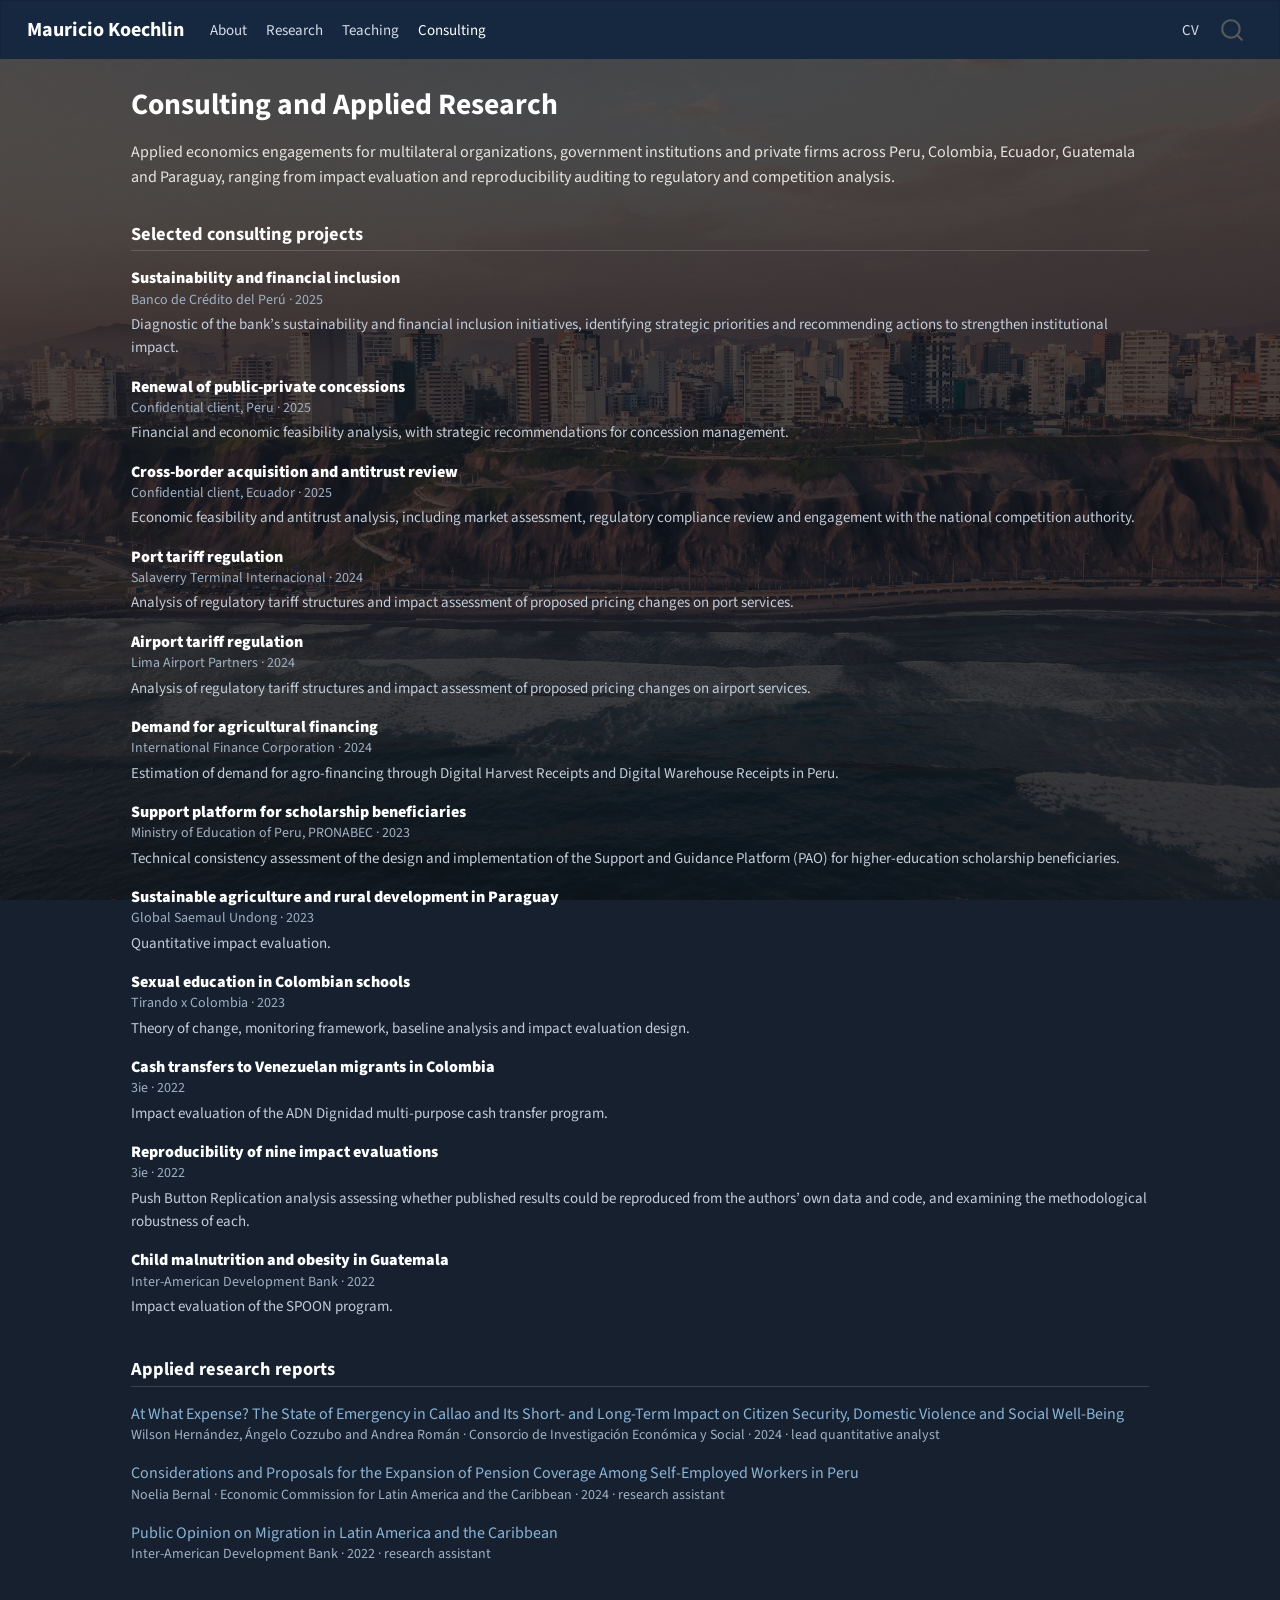
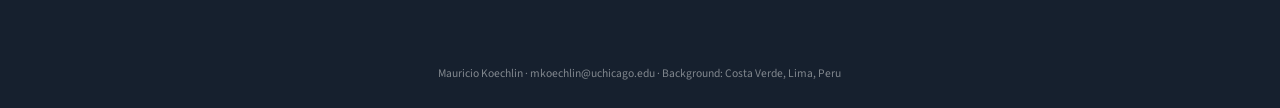
<file: docs/consulting.html>
<!DOCTYPE html>
<html xmlns="http://www.w3.org/1999/xhtml" lang="en" xml:lang="en"><head>

<meta charset="utf-8">
<meta name="generator" content="quarto-1.9.38">

<meta name="viewport" content="width=device-width, initial-scale=1.0, user-scalable=yes">


<title>Consulting and Applied Research – Mauricio Koechlin</title>
<style>
/* Default styles provided by pandoc.
** See https://pandoc.org/MANUAL.html#variables-for-html for config info.
*/
code{white-space: pre-wrap;}
span.smallcaps{font-variant: small-caps;}
div.columns{display: flex; gap: min(4vw, 1.5em);}
div.column{flex: auto; overflow-x: auto;}
div.hanging-indent{margin-left: 1.5em; text-indent: -1.5em;}
ul.task-list{list-style: none;}
ul.task-list li input[type="checkbox"] {
  width: 0.8em;
  margin: 0 0.8em 0.2em -1em; /* quarto-specific, see https://github.com/quarto-dev/quarto-cli/issues/4556 */ 
  vertical-align: middle;
}
</style>


<script src="site_libs/quarto-nav/quarto-nav.js"></script>
<script src="site_libs/quarto-nav/headroom.min.js"></script>
<script src="site_libs/clipboard/clipboard.min.js"></script>
<script src="site_libs/quarto-search/autocomplete.umd.js"></script>
<script src="site_libs/quarto-search/fuse.min.js"></script>
<script src="site_libs/quarto-search/quarto-search.js"></script>
<meta name="quarto:offset" content="./">
<script src="site_libs/quarto-html/quarto.js" type="module"></script>
<script src="site_libs/quarto-html/tabsets/tabsets.js" type="module"></script>
<script src="site_libs/quarto-html/popper.min.js"></script>
<script src="site_libs/quarto-html/tippy.umd.min.js"></script>
<link href="site_libs/quarto-html/tippy.css" rel="stylesheet">
<link href="site_libs/quarto-html/quarto-syntax-highlighting-dark-0a6b7249c26820e032cb0bd839ff02b1.css" rel="stylesheet" id="quarto-text-highlighting-styles">
<script src="site_libs/bootstrap/bootstrap.min.js"></script>
<link href="site_libs/bootstrap/bootstrap-icons.css" rel="stylesheet">
<link href="site_libs/bootstrap/bootstrap-56ac84a69132b313c34fcb845bf79a16.min.css" rel="stylesheet" append-hash="true" id="quarto-bootstrap" data-mode="dark">
<script id="quarto-search-options" type="application/json">{
  "location": "navbar",
  "copy-button": false,
  "collapse-after": 3,
  "panel-placement": "end",
  "type": "overlay",
  "limit": 50,
  "keyboard-shortcut": [
    "f",
    "/",
    "s"
  ],
  "show-item-context": false,
  "language": {
    "search-no-results-text": "No results",
    "search-matching-documents-text": "matching documents",
    "search-copy-link-title": "Copy link to search",
    "search-hide-matches-text": "Hide additional matches",
    "search-more-match-text": "more match in this document",
    "search-more-matches-text": "more matches in this document",
    "search-clear-button-title": "Clear",
    "search-text-placeholder": "",
    "search-detached-cancel-button-title": "Cancel",
    "search-submit-button-title": "Submit",
    "search-label": "Search"
  }
}</script>
<meta name="description" content="Mauricio Koechlin is an economist from Lima, Peru and a Pre-doctoral Research Professional at the Behavioral Insights and Parenting Lab, University of Chicago. Gender and the labor market, family economics, economics of education.">
<meta property="og:type" content="profile">
<meta property="og:title" content="Consulting and Applied Research – Mauricio Koechlin">
<meta property="og:description" content="Pre-doctoral Research Professional, University of Chicago. Labor economics and the economics of the family.">
<meta property="og:url" content="https://maukoechlin.github.io">
<meta property="og:image" content="https://maukoechlin.github.io/img/photo.jpg">
<meta name="twitter:card" content="summary">


</head>

<body class="nav-fixed quarto-light">

<div id="quarto-search-results"></div>
  <header id="quarto-header" class="headroom fixed-top">
    <nav class="navbar navbar-expand-lg " data-bs-theme="dark">
      <div class="navbar-container container-fluid">
      <div class="navbar-brand-container mx-auto">
    <a class="navbar-brand" href="./index.html">
    <span class="navbar-title">Mauricio Koechlin</span>
    </a>
  </div>
            <div id="quarto-search" class="" title="Search"></div>
          <button class="navbar-toggler" type="button" data-bs-toggle="collapse" data-bs-target="#navbarCollapse" aria-controls="navbarCollapse" role="menu" aria-expanded="false" aria-label="Toggle navigation" onclick="if (window.quartoToggleHeadroom) { window.quartoToggleHeadroom(); }">
  <span class="navbar-toggler-icon"></span>
</button>
          <div class="collapse navbar-collapse" id="navbarCollapse">
            <ul class="navbar-nav navbar-nav-scroll me-auto">
  <li class="nav-item">
    <a class="nav-link" href="./index.html"> 
<span class="menu-text">About</span></a>
  </li>  
  <li class="nav-item">
    <a class="nav-link" href="./research.html"> 
<span class="menu-text">Research</span></a>
  </li>  
  <li class="nav-item">
    <a class="nav-link" href="./teaching.html"> 
<span class="menu-text">Teaching</span></a>
  </li>  
  <li class="nav-item">
    <a class="nav-link active" href="./consulting.html" aria-current="page"> 
<span class="menu-text">Consulting</span></a>
  </li>  
</ul>
            <ul class="navbar-nav navbar-nav-scroll ms-auto">
  <li class="nav-item">
    <a class="nav-link" href="./cv/Koechlin_CV.pdf" target="_blank"> 
<span class="menu-text">CV</span></a>
  </li>  
</ul>
          </div> <!-- /navcollapse -->
            <div class="quarto-navbar-tools">
</div>
      </div> <!-- /container-fluid -->
    </nav>
</header>
<!-- content -->
<div id="quarto-content" class="quarto-container page-columns page-rows-contents page-layout-full page-navbar">
<!-- sidebar -->
<!-- margin-sidebar -->
    
<!-- main -->
<main class="content column-page" id="quarto-document-content">

<header id="title-block-header" class="quarto-title-block default">
<div class="quarto-title">
<h1 class="title">Consulting and Applied Research</h1>
</div>



<div class="quarto-title-meta column-page">

    
  
    
  </div>
  


</header>


<p>Applied economics engagements for multilateral organizations, government institutions and private firms across Peru, Colombia, Ecuador, Guatemala and Paraguay, ranging from impact evaluation and reproducibility auditing to regulatory and competition analysis.</p>
<section id="selected-consulting-projects" class="level2">
<h2 data-anchor-id="selected-consulting-projects">Selected consulting projects</h2>
<div class="item">
<p><span class="iname"><strong>Sustainability and financial inclusion</strong></span> <span class="imeta">Banco de Crédito del Perú · 2025</span> <span class="ibody">Diagnostic of the bank’s sustainability and financial inclusion initiatives, identifying strategic priorities and recommending actions to strengthen institutional impact.</span></p>
</div>
<div class="item">
<p><span class="iname"><strong>Renewal of public-private concessions</strong></span> <span class="imeta">Confidential client, Peru · 2025</span> <span class="ibody">Financial and economic feasibility analysis, with strategic recommendations for concession management.</span></p>
</div>
<div class="item">
<p><span class="iname"><strong>Cross-border acquisition and antitrust review</strong></span> <span class="imeta">Confidential client, Ecuador · 2025</span> <span class="ibody">Economic feasibility and antitrust analysis, including market assessment, regulatory compliance review and engagement with the national competition authority.</span></p>
</div>
<div class="item">
<p><span class="iname"><strong>Port tariff regulation</strong></span> <span class="imeta">Salaverry Terminal Internacional · 2024</span> <span class="ibody">Analysis of regulatory tariff structures and impact assessment of proposed pricing changes on port services.</span></p>
</div>
<div class="item">
<p><span class="iname"><strong>Airport tariff regulation</strong></span> <span class="imeta">Lima Airport Partners · 2024</span> <span class="ibody">Analysis of regulatory tariff structures and impact assessment of proposed pricing changes on airport services.</span></p>
</div>
<div class="item">
<p><span class="iname"><strong>Demand for agricultural financing</strong></span> <span class="imeta">International Finance Corporation · 2024</span> <span class="ibody">Estimation of demand for agro-financing through Digital Harvest Receipts and Digital Warehouse Receipts in Peru.</span></p>
</div>
<div class="item">
<p><span class="iname"><strong>Support platform for scholarship beneficiaries</strong></span> <span class="imeta">Ministry of Education of Peru, PRONABEC · 2023</span> <span class="ibody">Technical consistency assessment of the design and implementation of the Support and Guidance Platform (PAO) for higher-education scholarship beneficiaries.</span></p>
</div>
<div class="item">
<p><span class="iname"><strong>Sustainable agriculture and rural development in Paraguay</strong></span> <span class="imeta">Global Saemaul Undong · 2023</span> <span class="ibody">Quantitative impact evaluation.</span></p>
</div>
<div class="item">
<p><span class="iname"><strong>Sexual education in Colombian schools</strong></span> <span class="imeta">Tirando x Colombia · 2023</span> <span class="ibody">Theory of change, monitoring framework, baseline analysis and impact evaluation design.</span></p>
</div>
<div class="item">
<p><span class="iname"><strong>Cash transfers to Venezuelan migrants in Colombia</strong></span> <span class="imeta">3ie · 2022</span> <span class="ibody">Impact evaluation of the ADN Dignidad multi-purpose cash transfer program.</span></p>
</div>
<div class="item">
<p><span class="iname"><strong>Reproducibility of nine impact evaluations</strong></span> <span class="imeta">3ie · 2022</span> <span class="ibody">Push Button Replication analysis assessing whether published results could be reproduced from the authors’ own data and code, and examining the methodological robustness of each.</span></p>
</div>
<div class="item">
<p><span class="iname"><strong>Child malnutrition and obesity in Guatemala</strong></span> <span class="imeta">Inter-American Development Bank · 2022</span> <span class="ibody">Impact evaluation of the SPOON program.</span></p>
</div>
</section>
<section id="applied-research-reports" class="level2">
<h2 data-anchor-id="applied-research-reports">Applied research reports</h2>
<div class="item">
<p><span class="iname"><strong><a href="https://www.grade.org.pe/publicaciones/a-costa-de-que-el-estado-de-emergencia-en-el-callao-y-su-impacto-de-corto-y-largo-plazo-sobre-la-seguridad-ciudadana-la-violencia-familiar-y-el-bienestar-social/">At What Expense? The State of Emergency in Callao and Its Short- and Long-Term Impact on Citizen Security, Domestic Violence and Social Well-Being</a></strong></span> <span class="imeta">Wilson Hernández, Ángelo Cozzubo and Andrea Román · Consorcio de Investigación Económica y Social · 2024 · lead quantitative analyst</span></p>
</div>
<div class="item">
<p><span class="iname"><strong><a href="https://repositorio.cepal.org/handle/11362/80402">Considerations and Proposals for the Expansion of Pension Coverage Among Self-Employed Workers in Peru</a></strong></span> <span class="imeta">Noelia Bernal · Economic Commission for Latin America and the Caribbean · 2024 · research assistant</span></p>
</div>
<div class="item">
<p><span class="iname"><strong><a href="https://publications.iadb.org/en/metadata/33219/public-opinion-migration-latin-america-and-caribbean">Public Opinion on Migration in Latin America and the Caribbean</a></strong></span> <span class="imeta">Inter-American Development Bank · 2022 · research assistant</span></p>
</div>


</section>

</main> <!-- /main -->
<script id="quarto-html-after-body" type="application/javascript">
  window.document.addEventListener("DOMContentLoaded", function (event) {
    const isCodeAnnotation = (el) => {
      for (const clz of el.classList) {
        if (clz.startsWith('code-annotation-')) {                     
          return true;
        }
      }
      return false;
    }
    const onCopySuccess = function(e) {
      // button target
      const button = e.trigger;
      // don't keep focus
      button.blur();
      // flash "checked"
      button.classList.add('code-copy-button-checked');
      var currentTitle = button.getAttribute("title");
      button.setAttribute("title", "Copied!");
      let tooltip;
      if (window.bootstrap) {
        button.setAttribute("data-bs-toggle", "tooltip");
        button.setAttribute("data-bs-placement", "left");
        button.setAttribute("data-bs-title", "Copied!");
        tooltip = new bootstrap.Tooltip(button, 
          { trigger: "manual", 
            customClass: "code-copy-button-tooltip",
            offset: [0, -8]});
        tooltip.show();    
      }
      setTimeout(function() {
        if (tooltip) {
          tooltip.hide();
          button.removeAttribute("data-bs-title");
          button.removeAttribute("data-bs-toggle");
          button.removeAttribute("data-bs-placement");
        }
        button.setAttribute("title", currentTitle);
        button.classList.remove('code-copy-button-checked');
      }, 1000);
      // clear code selection
      e.clearSelection();
    }
    const getTextToCopy = function(trigger) {
      const outerScaffold = trigger.parentElement.cloneNode(true);
      const codeEl = outerScaffold.querySelector('code');
      for (const childEl of codeEl.children) {
        if (isCodeAnnotation(childEl)) {
          childEl.remove();
        }
      }
      return codeEl.innerText;
    }
    const clipboard = new window.ClipboardJS('.code-copy-button:not([data-in-quarto-modal])', {
      text: getTextToCopy
    });
    clipboard.on('success', onCopySuccess);
    if (window.document.getElementById('quarto-embedded-source-code-modal')) {
      const clipboardModal = new window.ClipboardJS('.code-copy-button[data-in-quarto-modal]', {
        text: getTextToCopy,
        container: window.document.getElementById('quarto-embedded-source-code-modal')
      });
      clipboardModal.on('success', onCopySuccess);
    }
      var localhostRegex = new RegExp(/^(?:http|https):\/\/localhost\:?[0-9]*\//);
      var mailtoRegex = new RegExp(/^mailto:/);
        var filterRegex = new RegExp("https:\/\/maukoechlin\.github\.io");
      var isInternal = (href) => {
          return filterRegex.test(href) || localhostRegex.test(href) || mailtoRegex.test(href);
      }
      // Inspect non-navigation links and adorn them if external
     var links = window.document.querySelectorAll('a[href]:not(.nav-link):not(.navbar-brand):not(.toc-action):not(.sidebar-link):not(.sidebar-item-toggle):not(.pagination-link):not(.no-external):not([aria-hidden]):not(.dropdown-item):not(.quarto-navigation-tool):not(.about-link)');
      for (var i=0; i<links.length; i++) {
        const link = links[i];
        if (!isInternal(link.href)) {
          // undo the damage that might have been done by quarto-nav.js in the case of
          // links that we want to consider external
          if (link.dataset.originalHref !== undefined) {
            link.href = link.dataset.originalHref;
          }
            // target, if specified
            link.setAttribute("target", "_blank");
            if (link.getAttribute("rel") === null) {
              link.setAttribute("rel", "noopener");
            }
        }
      }
    function tippyHover(el, contentFn, onTriggerFn, onUntriggerFn) {
      const config = {
        allowHTML: true,
        maxWidth: 500,
        delay: 100,
        arrow: false,
        appendTo: function(el) {
            return el.parentElement;
        },
        interactive: true,
        interactiveBorder: 10,
        theme: 'quarto',
        placement: 'bottom-start',
      };
      if (contentFn) {
        config.content = contentFn;
      }
      if (onTriggerFn) {
        config.onTrigger = onTriggerFn;
      }
      if (onUntriggerFn) {
        config.onUntrigger = onUntriggerFn;
      }
      window.tippy(el, config); 
    }
    const noterefs = window.document.querySelectorAll('a[role="doc-noteref"]');
    for (var i=0; i<noterefs.length; i++) {
      const ref = noterefs[i];
      tippyHover(ref, function() {
        // use id or data attribute instead here
        let href = ref.getAttribute('data-footnote-href') || ref.getAttribute('href');
        try { href = new URL(href).hash; } catch {}
        const id = href.replace(/^#\/?/, "");
        const note = window.document.getElementById(id);
        if (note) {
          return note.innerHTML;
        } else {
          return "";
        }
      });
    }
    const xrefs = window.document.querySelectorAll('a.quarto-xref');
    const processXRef = (id, note) => {
      // Strip column container classes
      const stripColumnClz = (el) => {
        el.classList.remove("page-full", "page-columns");
        if (el.children) {
          for (const child of el.children) {
            stripColumnClz(child);
          }
        }
      }
      stripColumnClz(note)
      if (id === null || id.startsWith('sec-')) {
        // Special case sections, only their first couple elements
        const container = document.createElement("div");
        if (note.children && note.children.length > 2) {
          container.appendChild(note.children[0].cloneNode(true));
          for (let i = 1; i < note.children.length; i++) {
            const child = note.children[i];
            if (child.tagName === "P" && child.innerText === "") {
              continue;
            } else {
              container.appendChild(child.cloneNode(true));
              break;
            }
          }
          if (window.Quarto?.typesetMath) {
            window.Quarto.typesetMath(container);
          }
          return container.innerHTML
        } else {
          if (window.Quarto?.typesetMath) {
            window.Quarto.typesetMath(note);
          }
          return note.innerHTML;
        }
      } else {
        // Remove any anchor links if they are present
        const anchorLink = note.querySelector('a.anchorjs-link');
        if (anchorLink) {
          anchorLink.remove();
        }
        if (window.Quarto?.typesetMath) {
          window.Quarto.typesetMath(note);
        }
        if (note.classList.contains("callout")) {
          return note.outerHTML;
        } else {
          return note.innerHTML;
        }
      }
    }
    for (var i=0; i<xrefs.length; i++) {
      const xref = xrefs[i];
      tippyHover(xref, undefined, function(instance) {
        instance.disable();
        let url = xref.getAttribute('href');
        let hash = undefined; 
        if (url.startsWith('#')) {
          hash = url;
        } else {
          try { hash = new URL(url).hash; } catch {}
        }
        if (hash) {
          const id = hash.replace(/^#\/?/, "");
          const note = window.document.getElementById(id);
          if (note !== null) {
            try {
              const html = processXRef(id, note.cloneNode(true));
              instance.setContent(html);
            } finally {
              instance.enable();
              instance.show();
            }
          } else {
            // See if we can fetch this
            fetch(url.split('#')[0])
            .then(res => res.text())
            .then(html => {
              const parser = new DOMParser();
              const htmlDoc = parser.parseFromString(html, "text/html");
              const note = htmlDoc.getElementById(id);
              if (note !== null) {
                const html = processXRef(id, note);
                instance.setContent(html);
              } 
            }).finally(() => {
              instance.enable();
              instance.show();
            });
          }
        } else {
          // See if we can fetch a full url (with no hash to target)
          // This is a special case and we should probably do some content thinning / targeting
          fetch(url)
          .then(res => res.text())
          .then(html => {
            const parser = new DOMParser();
            const htmlDoc = parser.parseFromString(html, "text/html");
            const note = htmlDoc.querySelector('main.content');
            if (note !== null) {
              // This should only happen for chapter cross references
              // (since there is no id in the URL)
              // remove the first header
              if (note.children.length > 0 && note.children[0].tagName === "HEADER") {
                note.children[0].remove();
              }
              const html = processXRef(null, note);
              instance.setContent(html);
            } 
          }).finally(() => {
            instance.enable();
            instance.show();
          });
        }
      }, function(instance) {
      });
    }
        let selectedAnnoteEl;
        const selectorForAnnotation = ( cell, annotation) => {
          let cellAttr = 'data-code-cell="' + cell + '"';
          let lineAttr = 'data-code-annotation="' +  annotation + '"';
          const selector = 'span[' + cellAttr + '][' + lineAttr + ']';
          return selector;
        }
        const selectCodeLines = (annoteEl) => {
          const doc = window.document;
          const targetCell = annoteEl.getAttribute("data-target-cell");
          const targetAnnotation = annoteEl.getAttribute("data-target-annotation");
          const annoteSpan = window.document.querySelector(selectorForAnnotation(targetCell, targetAnnotation));
          const lines = annoteSpan.getAttribute("data-code-lines").split(",");
          const lineIds = lines.map((line) => {
            return targetCell + "-" + line;
          })
          let top = null;
          let height = null;
          let parent = null;
          if (lineIds.length > 0) {
              //compute the position of the single el (top and bottom and make a div)
              const el = window.document.getElementById(lineIds[0]);
              top = el.offsetTop;
              height = el.offsetHeight;
              parent = el.parentElement.parentElement;
            if (lineIds.length > 1) {
              const lastEl = window.document.getElementById(lineIds[lineIds.length - 1]);
              const bottom = lastEl.offsetTop + lastEl.offsetHeight;
              height = bottom - top;
            }
            if (top !== null && height !== null && parent !== null) {
              // cook up a div (if necessary) and position it 
              let div = window.document.getElementById("code-annotation-line-highlight");
              if (div === null) {
                div = window.document.createElement("div");
                div.setAttribute("id", "code-annotation-line-highlight");
                div.style.position = 'absolute';
                parent.appendChild(div);
              }
              div.style.top = top - 2 + "px";
              div.style.height = height + 4 + "px";
              div.style.left = 0;
              let gutterDiv = window.document.getElementById("code-annotation-line-highlight-gutter");
              if (gutterDiv === null) {
                gutterDiv = window.document.createElement("div");
                gutterDiv.setAttribute("id", "code-annotation-line-highlight-gutter");
                gutterDiv.style.position = 'absolute';
                const codeCell = window.document.getElementById(targetCell);
                const gutter = codeCell.querySelector('.code-annotation-gutter');
                gutter.appendChild(gutterDiv);
              }
              gutterDiv.style.top = top - 2 + "px";
              gutterDiv.style.height = height + 4 + "px";
            }
            selectedAnnoteEl = annoteEl;
          }
        };
        const unselectCodeLines = () => {
          const elementsIds = ["code-annotation-line-highlight", "code-annotation-line-highlight-gutter"];
          elementsIds.forEach((elId) => {
            const div = window.document.getElementById(elId);
            if (div) {
              div.remove();
            }
          });
          selectedAnnoteEl = undefined;
        };
          // Handle positioning of the toggle
      window.addEventListener(
        "resize",
        throttle(() => {
          elRect = undefined;
          if (selectedAnnoteEl) {
            selectCodeLines(selectedAnnoteEl);
          }
        }, 10)
      );
      function throttle(fn, ms) {
      let throttle = false;
      let timer;
        return (...args) => {
          if(!throttle) { // first call gets through
              fn.apply(this, args);
              throttle = true;
          } else { // all the others get throttled
              if(timer) clearTimeout(timer); // cancel #2
              timer = setTimeout(() => {
                fn.apply(this, args);
                timer = throttle = false;
              }, ms);
          }
        };
      }
        // Attach click handler to the DT
        const annoteDls = window.document.querySelectorAll('dt[data-target-cell]');
        for (const annoteDlNode of annoteDls) {
          annoteDlNode.addEventListener('click', (event) => {
            const clickedEl = event.target;
            if (clickedEl !== selectedAnnoteEl) {
              unselectCodeLines();
              const activeEl = window.document.querySelector('dt[data-target-cell].code-annotation-active');
              if (activeEl) {
                activeEl.classList.remove('code-annotation-active');
              }
              selectCodeLines(clickedEl);
              clickedEl.classList.add('code-annotation-active');
            } else {
              // Unselect the line
              unselectCodeLines();
              clickedEl.classList.remove('code-annotation-active');
            }
          });
        }
    const findCites = (el) => {
      const parentEl = el.parentElement;
      if (parentEl) {
        const cites = parentEl.dataset.cites;
        if (cites) {
          return {
            el,
            cites: cites.split(' ')
          };
        } else {
          return findCites(el.parentElement)
        }
      } else {
        return undefined;
      }
    };
    var bibliorefs = window.document.querySelectorAll('a[role="doc-biblioref"]');
    for (var i=0; i<bibliorefs.length; i++) {
      const ref = bibliorefs[i];
      const citeInfo = findCites(ref);
      if (citeInfo) {
        tippyHover(citeInfo.el, function() {
          var popup = window.document.createElement('div');
          citeInfo.cites.forEach(function(cite) {
            var citeDiv = window.document.createElement('div');
            citeDiv.classList.add('hanging-indent');
            citeDiv.classList.add('csl-entry');
            var biblioDiv = window.document.getElementById('ref-' + cite);
            if (biblioDiv) {
              citeDiv.innerHTML = biblioDiv.innerHTML;
            }
            popup.appendChild(citeDiv);
          });
          return popup.innerHTML;
        });
      }
    }
  });
  </script>
</div> <!-- /content -->
<footer class="footer">
  <div class="nav-footer">
    <div class="nav-footer-left">
      &nbsp;
    </div>   
    <div class="nav-footer-center">
<p>Mauricio Koechlin · mkoechlin@uchicago.edu · Background: Costa Verde, Lima, Peru</p>
</div>
    <div class="nav-footer-right">
      &nbsp;
    </div>
  </div>
</footer>




</body></html>
</file>
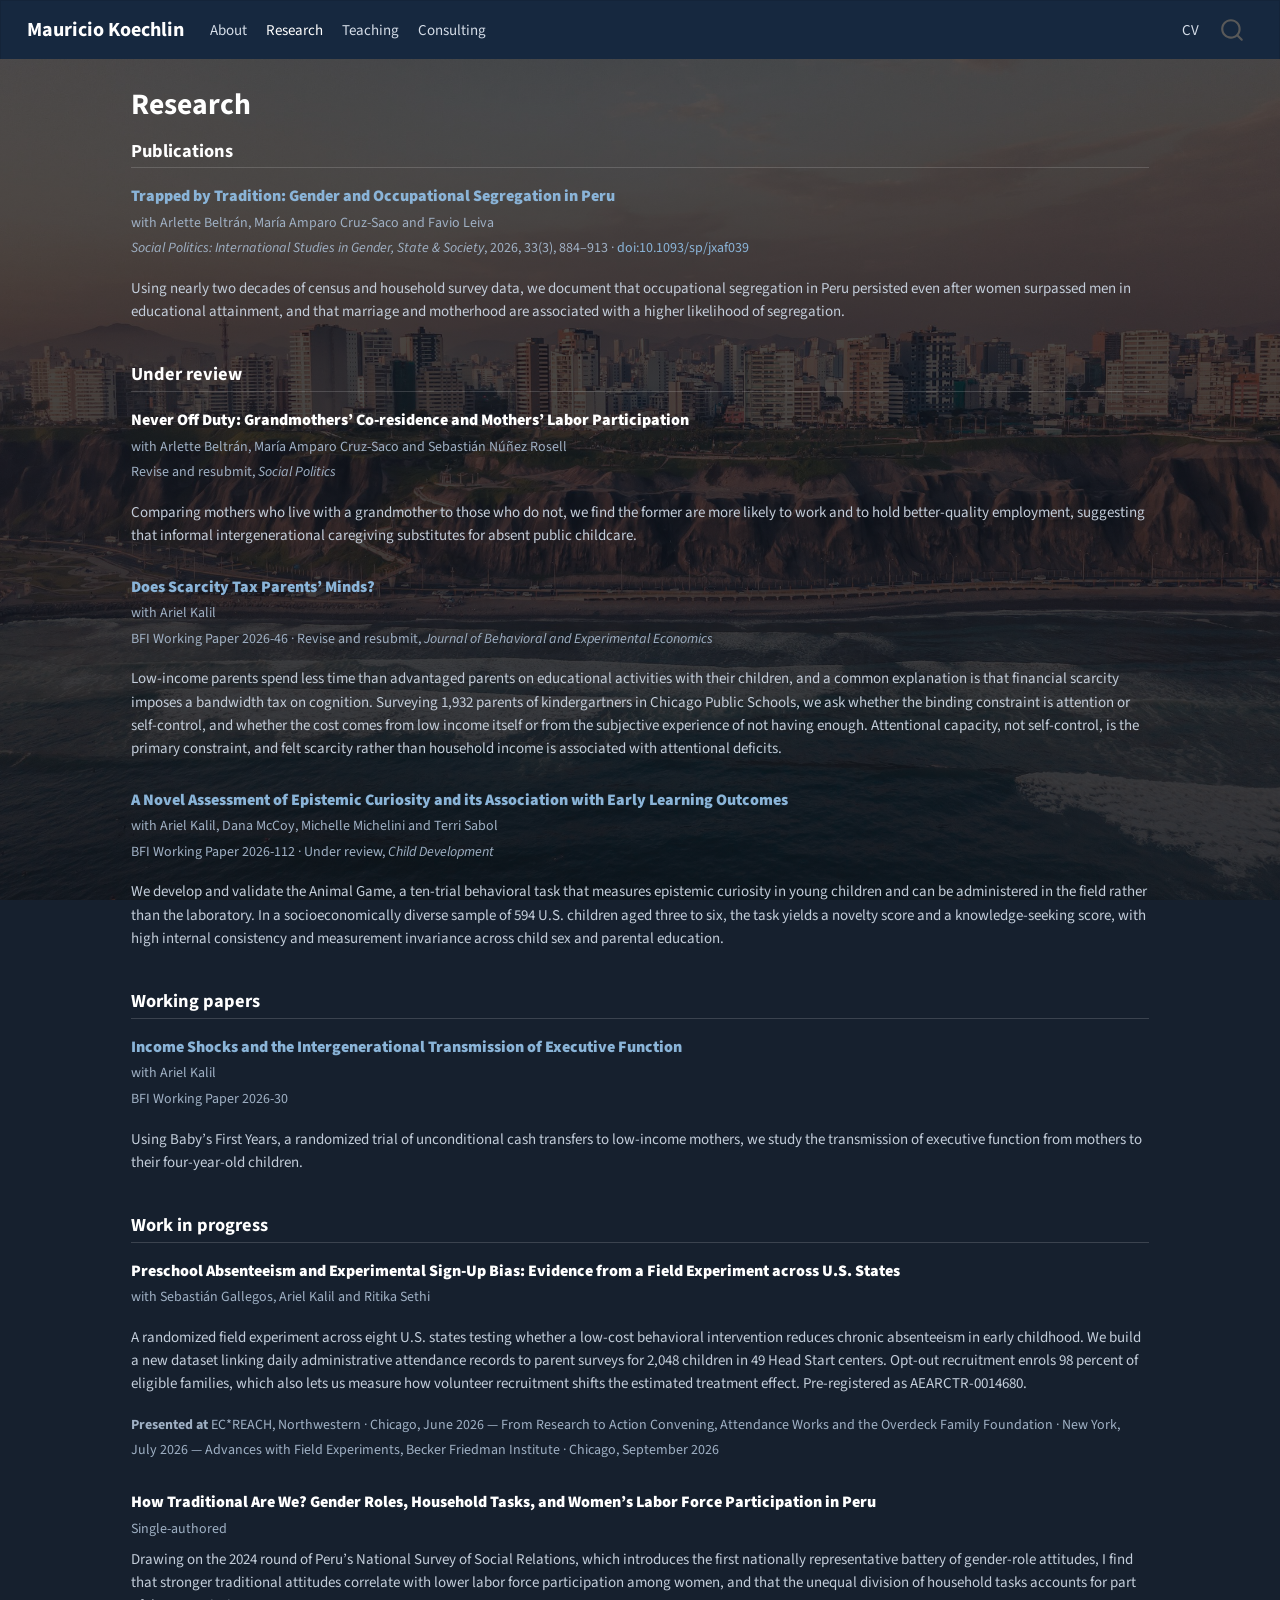
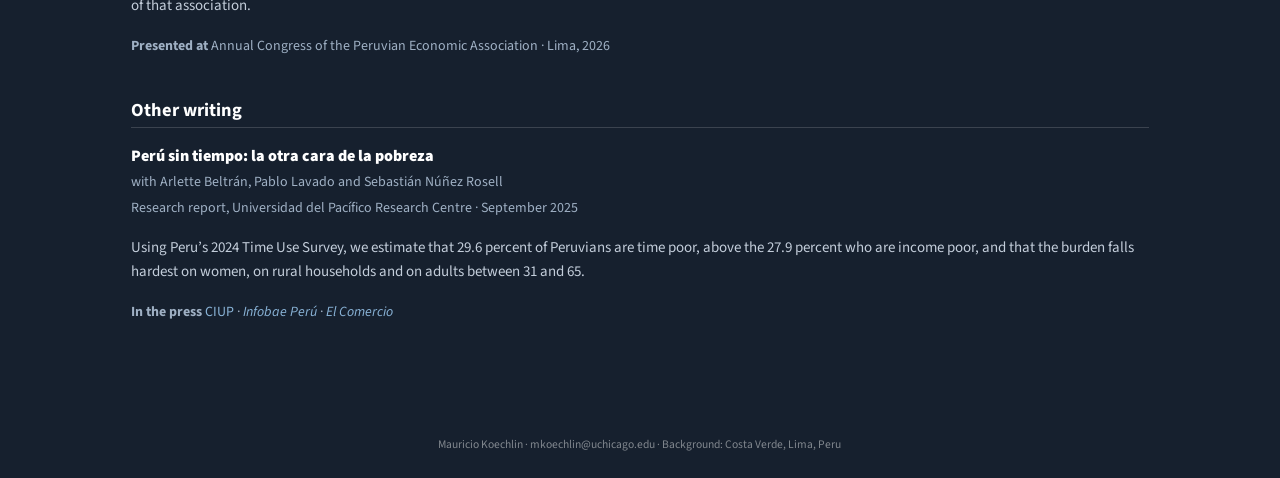
<file: docs/research.html>
<!DOCTYPE html>
<html xmlns="http://www.w3.org/1999/xhtml" lang="en" xml:lang="en"><head>

<meta charset="utf-8">
<meta name="generator" content="quarto-1.9.38">

<meta name="viewport" content="width=device-width, initial-scale=1.0, user-scalable=yes">


<title>Research – Mauricio Koechlin</title>
<style>
/* Default styles provided by pandoc.
** See https://pandoc.org/MANUAL.html#variables-for-html for config info.
*/
code{white-space: pre-wrap;}
span.smallcaps{font-variant: small-caps;}
div.columns{display: flex; gap: min(4vw, 1.5em);}
div.column{flex: auto; overflow-x: auto;}
div.hanging-indent{margin-left: 1.5em; text-indent: -1.5em;}
ul.task-list{list-style: none;}
ul.task-list li input[type="checkbox"] {
  width: 0.8em;
  margin: 0 0.8em 0.2em -1em; /* quarto-specific, see https://github.com/quarto-dev/quarto-cli/issues/4556 */ 
  vertical-align: middle;
}
</style>


<script src="site_libs/quarto-nav/quarto-nav.js"></script>
<script src="site_libs/quarto-nav/headroom.min.js"></script>
<script src="site_libs/clipboard/clipboard.min.js"></script>
<script src="site_libs/quarto-search/autocomplete.umd.js"></script>
<script src="site_libs/quarto-search/fuse.min.js"></script>
<script src="site_libs/quarto-search/quarto-search.js"></script>
<meta name="quarto:offset" content="./">
<script src="site_libs/quarto-html/quarto.js" type="module"></script>
<script src="site_libs/quarto-html/tabsets/tabsets.js" type="module"></script>
<script src="site_libs/quarto-html/popper.min.js"></script>
<script src="site_libs/quarto-html/tippy.umd.min.js"></script>
<link href="site_libs/quarto-html/tippy.css" rel="stylesheet">
<link href="site_libs/quarto-html/quarto-syntax-highlighting-dark-0a6b7249c26820e032cb0bd839ff02b1.css" rel="stylesheet" id="quarto-text-highlighting-styles">
<script src="site_libs/bootstrap/bootstrap.min.js"></script>
<link href="site_libs/bootstrap/bootstrap-icons.css" rel="stylesheet">
<link href="site_libs/bootstrap/bootstrap-56ac84a69132b313c34fcb845bf79a16.min.css" rel="stylesheet" append-hash="true" id="quarto-bootstrap" data-mode="dark">
<script id="quarto-search-options" type="application/json">{
  "location": "navbar",
  "copy-button": false,
  "collapse-after": 3,
  "panel-placement": "end",
  "type": "overlay",
  "limit": 50,
  "keyboard-shortcut": [
    "f",
    "/",
    "s"
  ],
  "show-item-context": false,
  "language": {
    "search-no-results-text": "No results",
    "search-matching-documents-text": "matching documents",
    "search-copy-link-title": "Copy link to search",
    "search-hide-matches-text": "Hide additional matches",
    "search-more-match-text": "more match in this document",
    "search-more-matches-text": "more matches in this document",
    "search-clear-button-title": "Clear",
    "search-text-placeholder": "",
    "search-detached-cancel-button-title": "Cancel",
    "search-submit-button-title": "Submit",
    "search-label": "Search"
  }
}</script>
<meta name="description" content="Mauricio Koechlin is an economist from Lima, Peru and a Pre-doctoral Research Professional at the Behavioral Insights and Parenting Lab, University of Chicago. Gender and the labor market, family economics, economics of education.">
<meta property="og:type" content="profile">
<meta property="og:title" content="Research – Mauricio Koechlin">
<meta property="og:description" content="Pre-doctoral Research Professional, University of Chicago. Labor economics and the economics of the family.">
<meta property="og:url" content="https://maukoechlin.github.io">
<meta property="og:image" content="https://maukoechlin.github.io/img/photo.jpg">
<meta name="twitter:card" content="summary">


</head>

<body class="nav-fixed quarto-light">

<div id="quarto-search-results"></div>
  <header id="quarto-header" class="headroom fixed-top">
    <nav class="navbar navbar-expand-lg " data-bs-theme="dark">
      <div class="navbar-container container-fluid">
      <div class="navbar-brand-container mx-auto">
    <a class="navbar-brand" href="./index.html">
    <span class="navbar-title">Mauricio Koechlin</span>
    </a>
  </div>
            <div id="quarto-search" class="" title="Search"></div>
          <button class="navbar-toggler" type="button" data-bs-toggle="collapse" data-bs-target="#navbarCollapse" aria-controls="navbarCollapse" role="menu" aria-expanded="false" aria-label="Toggle navigation" onclick="if (window.quartoToggleHeadroom) { window.quartoToggleHeadroom(); }">
  <span class="navbar-toggler-icon"></span>
</button>
          <div class="collapse navbar-collapse" id="navbarCollapse">
            <ul class="navbar-nav navbar-nav-scroll me-auto">
  <li class="nav-item">
    <a class="nav-link" href="./index.html"> 
<span class="menu-text">About</span></a>
  </li>  
  <li class="nav-item">
    <a class="nav-link active" href="./research.html" aria-current="page"> 
<span class="menu-text">Research</span></a>
  </li>  
  <li class="nav-item">
    <a class="nav-link" href="./teaching.html"> 
<span class="menu-text">Teaching</span></a>
  </li>  
  <li class="nav-item">
    <a class="nav-link" href="./consulting.html"> 
<span class="menu-text">Consulting</span></a>
  </li>  
</ul>
            <ul class="navbar-nav navbar-nav-scroll ms-auto">
  <li class="nav-item">
    <a class="nav-link" href="./cv/Koechlin_CV.pdf" target="_blank"> 
<span class="menu-text">CV</span></a>
  </li>  
</ul>
          </div> <!-- /navcollapse -->
            <div class="quarto-navbar-tools">
</div>
      </div> <!-- /container-fluid -->
    </nav>
</header>
<!-- content -->
<div id="quarto-content" class="quarto-container page-columns page-rows-contents page-layout-full page-navbar">
<!-- sidebar -->
<!-- margin-sidebar -->
    
<!-- main -->
<main class="content column-page" id="quarto-document-content">

<header id="title-block-header" class="quarto-title-block default">
<div class="quarto-title">
<h1 class="title">Research</h1>
</div>



<div class="quarto-title-meta column-page">

    
  
    
  </div>
  


</header>


<section id="publications" class="level2">
<h2 data-anchor-id="publications">Publications</h2>
<div class="paper">
<p><span class="ptitle"><strong><a href="https://doi.org/10.1093/sp/jxaf039">Trapped by Tradition: Gender and Occupational Segregation in Peru</a></strong></span><br> <span class="coauthors">with Arlette Beltrán, María Amparo Cruz-Saco and Favio Leiva</span><br> <span class="pmeta"><em>Social Politics: International Studies in Gender, State &amp; Society</em>, 2026, 33(3), 884–913 · <a href="https://doi.org/10.1093/sp/jxaf039">doi:10.1093/sp/jxaf039</a></span></p>
<p><span class="pabstract">Using nearly two decades of census and household survey data, we document that occupational segregation in Peru persisted even after women surpassed men in educational attainment, and that marriage and motherhood are associated with a higher likelihood of segregation.</span></p>
</div>
</section>
<section id="under-review" class="level2">
<h2 data-anchor-id="under-review">Under review</h2>
<div class="paper">
<p><span class="ptitle"><strong>Never Off Duty: Grandmothers’ Co-residence and Mothers’ Labor Participation</strong></span><br> <span class="coauthors">with Arlette Beltrán, María Amparo Cruz-Saco and Sebastián Núñez Rosell</span><br> <span class="pmeta">Revise and resubmit, <em>Social Politics</em></span></p>
<p><span class="pabstract">Comparing mothers who live with a grandmother to those who do not, we find the former are more likely to work and to hold better-quality employment, suggesting that informal intergenerational caregiving substitutes for absent public childcare.</span></p>
</div>
<div class="paper">
<p><span class="ptitle"><strong><a href="https://bfi.uchicago.edu/working-papers/does-scarcity-tax-parents-minds">Does Scarcity Tax Parents’ Minds?</a></strong></span><br> <span class="coauthors">with Ariel Kalil</span><br> <span class="pmeta">BFI Working Paper 2026-46 · Revise and resubmit, <em>Journal of Behavioral and Experimental Economics</em></span></p>
<p><span class="pabstract">Low-income parents spend less time than advantaged parents on educational activities with their children, and a common explanation is that financial scarcity imposes a bandwidth tax on cognition. Surveying 1,932 parents of kindergartners in Chicago Public Schools, we ask whether the binding constraint is attention or self-control, and whether the cost comes from low income itself or from the subjective experience of not having enough. Attentional capacity, not self-control, is the primary constraint, and felt scarcity rather than household income is associated with attentional deficits.</span></p>
</div>
<div class="paper">
<p><span class="ptitle"><strong><a href="https://bfi.uchicago.edu/working-papers/a-novel-assessment-of-epistemic-curiosity-and-its-association-with-early-learning-outcomes/">A Novel Assessment of Epistemic Curiosity and its Association with Early Learning Outcomes</a></strong></span><br> <span class="coauthors">with Ariel Kalil, Dana McCoy, Michelle Michelini and Terri Sabol</span><br> <span class="pmeta">BFI Working Paper 2026-112 · Under review, <em>Child Development</em></span></p>
<p><span class="pabstract">We develop and validate the Animal Game, a ten-trial behavioral task that measures epistemic curiosity in young children and can be administered in the field rather than the laboratory. In a socioeconomically diverse sample of 594 U.S. children aged three to six, the task yields a novelty score and a knowledge-seeking score, with high internal consistency and measurement invariance across child sex and parental education.</span></p>
</div>
</section>
<section id="working-papers" class="level2">
<h2 data-anchor-id="working-papers">Working papers</h2>
<div class="paper">
<p><span class="ptitle"><strong><a href="https://bfi.uchicago.edu/working-papers/income-shocks-and-the-intergenerational-transmission-of-executive-function/">Income Shocks and the Intergenerational Transmission of Executive Function</a></strong></span><br> <span class="coauthors">with Ariel Kalil</span><br> <span class="pmeta">BFI Working Paper 2026-30</span></p>
<p><span class="pabstract">Using Baby’s First Years, a randomized trial of unconditional cash transfers to low-income mothers, we study the transmission of executive function from mothers to their four-year-old children.</span></p>
</div>
</section>
<section id="work-in-progress" class="level2">
<h2 data-anchor-id="work-in-progress">Work in progress</h2>
<div class="paper">
<p><span class="ptitle"><strong>Preschool Absenteeism and Experimental Sign-Up Bias: Evidence from a Field Experiment across U.S. States</strong></span><br> <span class="coauthors">with Sebastián Gallegos, Ariel Kalil and Ritika Sethi</span></p>
<p><span class="pabstract">A randomized field experiment across eight U.S. states testing whether a low-cost behavioral intervention reduces chronic absenteeism in early childhood. We build a new dataset linking daily administrative attendance records to parent surveys for 2,048 children in 49 Head Start centers. Opt-out recruitment enrols 98 percent of eligible families, which also lets us measure how volunteer recruitment shifts the estimated treatment effect. Pre-registered as AEARCTR-0014680.</span></p>
<p><span class="pmeta"><strong>Presented at</strong> EC*REACH, Northwestern · Chicago, June 2026 — From Research to Action Convening, Attendance Works and the Overdeck Family Foundation · New York, July 2026 — Advances with Field Experiments, Becker Friedman Institute · Chicago, September 2026</span></p>
</div>
<div class="paper">
<p><span class="ptitle"><strong>How Traditional Are We? Gender Roles, Household Tasks, and Women’s Labor Force Participation in Peru</strong></span><br> <span class="coauthors">Single-authored</span> <span class="pabstract">Drawing on the 2024 round of Peru’s National Survey of Social Relations, which introduces the first nationally representative battery of gender-role attitudes, I find that stronger traditional attitudes correlate with lower labor force participation among women, and that the unequal division of household tasks accounts for part of that association.</span></p>
<p><span class="pmeta"><strong>Presented at</strong> Annual Congress of the Peruvian Economic Association · Lima, 2026</span></p>
</div>
</section>
<section id="other-writing" class="level2">
<h2 data-anchor-id="other-writing">Other writing</h2>
<div class="paper">
<p><span class="ptitle"><strong>Perú sin tiempo: la otra cara de la pobreza</strong></span><br> <span class="coauthors">with Arlette Beltrán, Pablo Lavado and Sebastián Núñez Rosell</span><br> <span class="pmeta">Research report, Universidad del Pacífico Research Centre · September 2025</span></p>
<p><span class="pabstract">Using Peru’s 2024 Time Use Survey, we estimate that 29.6 percent of Peruvians are time poor, above the 27.9 percent who are income poor, and that the burden falls hardest on women, on rural households and on adults between 31 and 65.</span></p>
<p><span class="pmeta"><strong>In the press</strong> <a href="https://ciup.up.edu.pe/analisis/arlette-beltran-pablo-lavado-peru-sin-tiempo-la-otra-cara-de-la-pobreza/">CIUP</a> · <a href="https://www.infobae.com/peru/2025/09/09/peru-sin-tiempo-la-otra-cara-de-la-pobreza/"><em>Infobae Perú</em></a> · <a href="https://elcomercio.pe/opinion/colaboradores/ser-pobre-de-tiempo-por-arlette-beltran-y-pablo-lavado-la-pobreza-de-tiempo-en-el-peru-noticia/"><em>El Comercio</em></a></span></p>
</div>


</section>

</main> <!-- /main -->
<script id="quarto-html-after-body" type="application/javascript">
  window.document.addEventListener("DOMContentLoaded", function (event) {
    const isCodeAnnotation = (el) => {
      for (const clz of el.classList) {
        if (clz.startsWith('code-annotation-')) {                     
          return true;
        }
      }
      return false;
    }
    const onCopySuccess = function(e) {
      // button target
      const button = e.trigger;
      // don't keep focus
      button.blur();
      // flash "checked"
      button.classList.add('code-copy-button-checked');
      var currentTitle = button.getAttribute("title");
      button.setAttribute("title", "Copied!");
      let tooltip;
      if (window.bootstrap) {
        button.setAttribute("data-bs-toggle", "tooltip");
        button.setAttribute("data-bs-placement", "left");
        button.setAttribute("data-bs-title", "Copied!");
        tooltip = new bootstrap.Tooltip(button, 
          { trigger: "manual", 
            customClass: "code-copy-button-tooltip",
            offset: [0, -8]});
        tooltip.show();    
      }
      setTimeout(function() {
        if (tooltip) {
          tooltip.hide();
          button.removeAttribute("data-bs-title");
          button.removeAttribute("data-bs-toggle");
          button.removeAttribute("data-bs-placement");
        }
        button.setAttribute("title", currentTitle);
        button.classList.remove('code-copy-button-checked');
      }, 1000);
      // clear code selection
      e.clearSelection();
    }
    const getTextToCopy = function(trigger) {
      const outerScaffold = trigger.parentElement.cloneNode(true);
      const codeEl = outerScaffold.querySelector('code');
      for (const childEl of codeEl.children) {
        if (isCodeAnnotation(childEl)) {
          childEl.remove();
        }
      }
      return codeEl.innerText;
    }
    const clipboard = new window.ClipboardJS('.code-copy-button:not([data-in-quarto-modal])', {
      text: getTextToCopy
    });
    clipboard.on('success', onCopySuccess);
    if (window.document.getElementById('quarto-embedded-source-code-modal')) {
      const clipboardModal = new window.ClipboardJS('.code-copy-button[data-in-quarto-modal]', {
        text: getTextToCopy,
        container: window.document.getElementById('quarto-embedded-source-code-modal')
      });
      clipboardModal.on('success', onCopySuccess);
    }
      var localhostRegex = new RegExp(/^(?:http|https):\/\/localhost\:?[0-9]*\//);
      var mailtoRegex = new RegExp(/^mailto:/);
        var filterRegex = new RegExp("https:\/\/maukoechlin\.github\.io");
      var isInternal = (href) => {
          return filterRegex.test(href) || localhostRegex.test(href) || mailtoRegex.test(href);
      }
      // Inspect non-navigation links and adorn them if external
     var links = window.document.querySelectorAll('a[href]:not(.nav-link):not(.navbar-brand):not(.toc-action):not(.sidebar-link):not(.sidebar-item-toggle):not(.pagination-link):not(.no-external):not([aria-hidden]):not(.dropdown-item):not(.quarto-navigation-tool):not(.about-link)');
      for (var i=0; i<links.length; i++) {
        const link = links[i];
        if (!isInternal(link.href)) {
          // undo the damage that might have been done by quarto-nav.js in the case of
          // links that we want to consider external
          if (link.dataset.originalHref !== undefined) {
            link.href = link.dataset.originalHref;
          }
            // target, if specified
            link.setAttribute("target", "_blank");
            if (link.getAttribute("rel") === null) {
              link.setAttribute("rel", "noopener");
            }
        }
      }
    function tippyHover(el, contentFn, onTriggerFn, onUntriggerFn) {
      const config = {
        allowHTML: true,
        maxWidth: 500,
        delay: 100,
        arrow: false,
        appendTo: function(el) {
            return el.parentElement;
        },
        interactive: true,
        interactiveBorder: 10,
        theme: 'quarto',
        placement: 'bottom-start',
      };
      if (contentFn) {
        config.content = contentFn;
      }
      if (onTriggerFn) {
        config.onTrigger = onTriggerFn;
      }
      if (onUntriggerFn) {
        config.onUntrigger = onUntriggerFn;
      }
      window.tippy(el, config); 
    }
    const noterefs = window.document.querySelectorAll('a[role="doc-noteref"]');
    for (var i=0; i<noterefs.length; i++) {
      const ref = noterefs[i];
      tippyHover(ref, function() {
        // use id or data attribute instead here
        let href = ref.getAttribute('data-footnote-href') || ref.getAttribute('href');
        try { href = new URL(href).hash; } catch {}
        const id = href.replace(/^#\/?/, "");
        const note = window.document.getElementById(id);
        if (note) {
          return note.innerHTML;
        } else {
          return "";
        }
      });
    }
    const xrefs = window.document.querySelectorAll('a.quarto-xref');
    const processXRef = (id, note) => {
      // Strip column container classes
      const stripColumnClz = (el) => {
        el.classList.remove("page-full", "page-columns");
        if (el.children) {
          for (const child of el.children) {
            stripColumnClz(child);
          }
        }
      }
      stripColumnClz(note)
      if (id === null || id.startsWith('sec-')) {
        // Special case sections, only their first couple elements
        const container = document.createElement("div");
        if (note.children && note.children.length > 2) {
          container.appendChild(note.children[0].cloneNode(true));
          for (let i = 1; i < note.children.length; i++) {
            const child = note.children[i];
            if (child.tagName === "P" && child.innerText === "") {
              continue;
            } else {
              container.appendChild(child.cloneNode(true));
              break;
            }
          }
          if (window.Quarto?.typesetMath) {
            window.Quarto.typesetMath(container);
          }
          return container.innerHTML
        } else {
          if (window.Quarto?.typesetMath) {
            window.Quarto.typesetMath(note);
          }
          return note.innerHTML;
        }
      } else {
        // Remove any anchor links if they are present
        const anchorLink = note.querySelector('a.anchorjs-link');
        if (anchorLink) {
          anchorLink.remove();
        }
        if (window.Quarto?.typesetMath) {
          window.Quarto.typesetMath(note);
        }
        if (note.classList.contains("callout")) {
          return note.outerHTML;
        } else {
          return note.innerHTML;
        }
      }
    }
    for (var i=0; i<xrefs.length; i++) {
      const xref = xrefs[i];
      tippyHover(xref, undefined, function(instance) {
        instance.disable();
        let url = xref.getAttribute('href');
        let hash = undefined; 
        if (url.startsWith('#')) {
          hash = url;
        } else {
          try { hash = new URL(url).hash; } catch {}
        }
        if (hash) {
          const id = hash.replace(/^#\/?/, "");
          const note = window.document.getElementById(id);
          if (note !== null) {
            try {
              const html = processXRef(id, note.cloneNode(true));
              instance.setContent(html);
            } finally {
              instance.enable();
              instance.show();
            }
          } else {
            // See if we can fetch this
            fetch(url.split('#')[0])
            .then(res => res.text())
            .then(html => {
              const parser = new DOMParser();
              const htmlDoc = parser.parseFromString(html, "text/html");
              const note = htmlDoc.getElementById(id);
              if (note !== null) {
                const html = processXRef(id, note);
                instance.setContent(html);
              } 
            }).finally(() => {
              instance.enable();
              instance.show();
            });
          }
        } else {
          // See if we can fetch a full url (with no hash to target)
          // This is a special case and we should probably do some content thinning / targeting
          fetch(url)
          .then(res => res.text())
          .then(html => {
            const parser = new DOMParser();
            const htmlDoc = parser.parseFromString(html, "text/html");
            const note = htmlDoc.querySelector('main.content');
            if (note !== null) {
              // This should only happen for chapter cross references
              // (since there is no id in the URL)
              // remove the first header
              if (note.children.length > 0 && note.children[0].tagName === "HEADER") {
                note.children[0].remove();
              }
              const html = processXRef(null, note);
              instance.setContent(html);
            } 
          }).finally(() => {
            instance.enable();
            instance.show();
          });
        }
      }, function(instance) {
      });
    }
        let selectedAnnoteEl;
        const selectorForAnnotation = ( cell, annotation) => {
          let cellAttr = 'data-code-cell="' + cell + '"';
          let lineAttr = 'data-code-annotation="' +  annotation + '"';
          const selector = 'span[' + cellAttr + '][' + lineAttr + ']';
          return selector;
        }
        const selectCodeLines = (annoteEl) => {
          const doc = window.document;
          const targetCell = annoteEl.getAttribute("data-target-cell");
          const targetAnnotation = annoteEl.getAttribute("data-target-annotation");
          const annoteSpan = window.document.querySelector(selectorForAnnotation(targetCell, targetAnnotation));
          const lines = annoteSpan.getAttribute("data-code-lines").split(",");
          const lineIds = lines.map((line) => {
            return targetCell + "-" + line;
          })
          let top = null;
          let height = null;
          let parent = null;
          if (lineIds.length > 0) {
              //compute the position of the single el (top and bottom and make a div)
              const el = window.document.getElementById(lineIds[0]);
              top = el.offsetTop;
              height = el.offsetHeight;
              parent = el.parentElement.parentElement;
            if (lineIds.length > 1) {
              const lastEl = window.document.getElementById(lineIds[lineIds.length - 1]);
              const bottom = lastEl.offsetTop + lastEl.offsetHeight;
              height = bottom - top;
            }
            if (top !== null && height !== null && parent !== null) {
              // cook up a div (if necessary) and position it 
              let div = window.document.getElementById("code-annotation-line-highlight");
              if (div === null) {
                div = window.document.createElement("div");
                div.setAttribute("id", "code-annotation-line-highlight");
                div.style.position = 'absolute';
                parent.appendChild(div);
              }
              div.style.top = top - 2 + "px";
              div.style.height = height + 4 + "px";
              div.style.left = 0;
              let gutterDiv = window.document.getElementById("code-annotation-line-highlight-gutter");
              if (gutterDiv === null) {
                gutterDiv = window.document.createElement("div");
                gutterDiv.setAttribute("id", "code-annotation-line-highlight-gutter");
                gutterDiv.style.position = 'absolute';
                const codeCell = window.document.getElementById(targetCell);
                const gutter = codeCell.querySelector('.code-annotation-gutter');
                gutter.appendChild(gutterDiv);
              }
              gutterDiv.style.top = top - 2 + "px";
              gutterDiv.style.height = height + 4 + "px";
            }
            selectedAnnoteEl = annoteEl;
          }
        };
        const unselectCodeLines = () => {
          const elementsIds = ["code-annotation-line-highlight", "code-annotation-line-highlight-gutter"];
          elementsIds.forEach((elId) => {
            const div = window.document.getElementById(elId);
            if (div) {
              div.remove();
            }
          });
          selectedAnnoteEl = undefined;
        };
          // Handle positioning of the toggle
      window.addEventListener(
        "resize",
        throttle(() => {
          elRect = undefined;
          if (selectedAnnoteEl) {
            selectCodeLines(selectedAnnoteEl);
          }
        }, 10)
      );
      function throttle(fn, ms) {
      let throttle = false;
      let timer;
        return (...args) => {
          if(!throttle) { // first call gets through
              fn.apply(this, args);
              throttle = true;
          } else { // all the others get throttled
              if(timer) clearTimeout(timer); // cancel #2
              timer = setTimeout(() => {
                fn.apply(this, args);
                timer = throttle = false;
              }, ms);
          }
        };
      }
        // Attach click handler to the DT
        const annoteDls = window.document.querySelectorAll('dt[data-target-cell]');
        for (const annoteDlNode of annoteDls) {
          annoteDlNode.addEventListener('click', (event) => {
            const clickedEl = event.target;
            if (clickedEl !== selectedAnnoteEl) {
              unselectCodeLines();
              const activeEl = window.document.querySelector('dt[data-target-cell].code-annotation-active');
              if (activeEl) {
                activeEl.classList.remove('code-annotation-active');
              }
              selectCodeLines(clickedEl);
              clickedEl.classList.add('code-annotation-active');
            } else {
              // Unselect the line
              unselectCodeLines();
              clickedEl.classList.remove('code-annotation-active');
            }
          });
        }
    const findCites = (el) => {
      const parentEl = el.parentElement;
      if (parentEl) {
        const cites = parentEl.dataset.cites;
        if (cites) {
          return {
            el,
            cites: cites.split(' ')
          };
        } else {
          return findCites(el.parentElement)
        }
      } else {
        return undefined;
      }
    };
    var bibliorefs = window.document.querySelectorAll('a[role="doc-biblioref"]');
    for (var i=0; i<bibliorefs.length; i++) {
      const ref = bibliorefs[i];
      const citeInfo = findCites(ref);
      if (citeInfo) {
        tippyHover(citeInfo.el, function() {
          var popup = window.document.createElement('div');
          citeInfo.cites.forEach(function(cite) {
            var citeDiv = window.document.createElement('div');
            citeDiv.classList.add('hanging-indent');
            citeDiv.classList.add('csl-entry');
            var biblioDiv = window.document.getElementById('ref-' + cite);
            if (biblioDiv) {
              citeDiv.innerHTML = biblioDiv.innerHTML;
            }
            popup.appendChild(citeDiv);
          });
          return popup.innerHTML;
        });
      }
    }
  });
  </script>
</div> <!-- /content -->
<footer class="footer">
  <div class="nav-footer">
    <div class="nav-footer-left">
      &nbsp;
    </div>   
    <div class="nav-footer-center">
<p>Mauricio Koechlin · mkoechlin@uchicago.edu · Background: Costa Verde, Lima, Peru</p>
</div>
    <div class="nav-footer-right">
      &nbsp;
    </div>
  </div>
</footer>




</body></html>
</file>
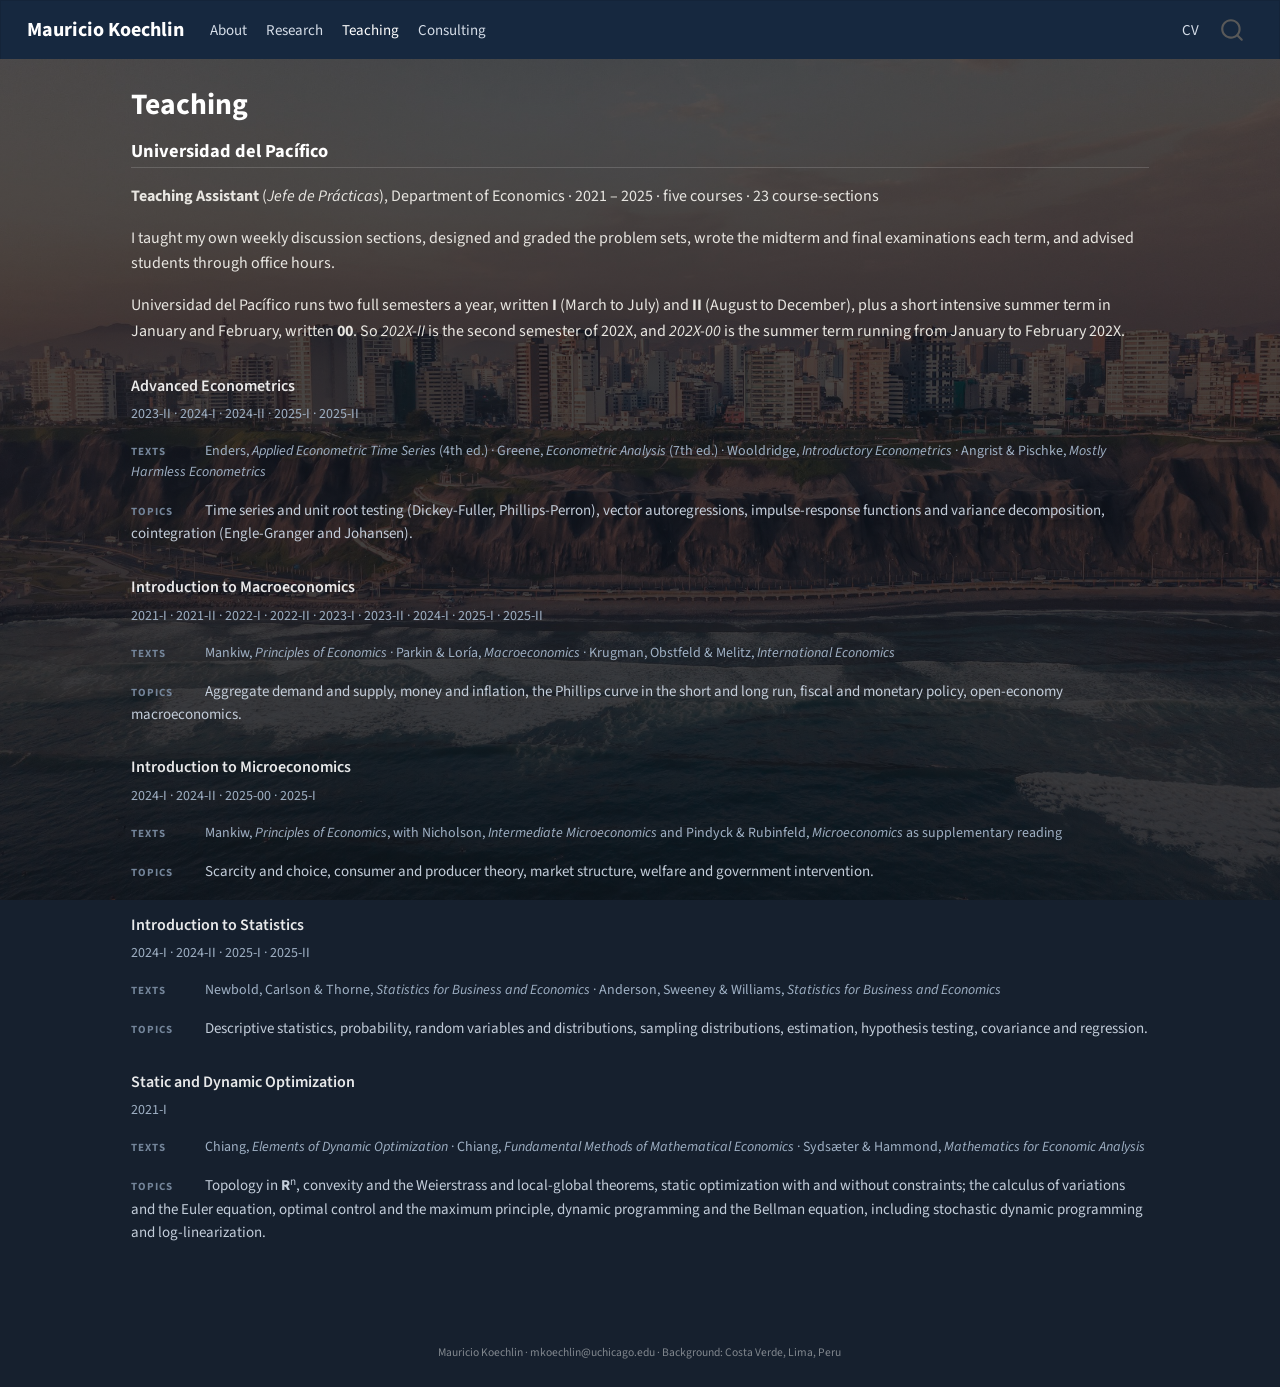
<file: docs/teaching.html>
<!DOCTYPE html>
<html xmlns="http://www.w3.org/1999/xhtml" lang="en" xml:lang="en"><head>

<meta charset="utf-8">
<meta name="generator" content="quarto-1.9.38">

<meta name="viewport" content="width=device-width, initial-scale=1.0, user-scalable=yes">


<title>Teaching – Mauricio Koechlin</title>
<style>
/* Default styles provided by pandoc.
** See https://pandoc.org/MANUAL.html#variables-for-html for config info.
*/
code{white-space: pre-wrap;}
span.smallcaps{font-variant: small-caps;}
div.columns{display: flex; gap: min(4vw, 1.5em);}
div.column{flex: auto; overflow-x: auto;}
div.hanging-indent{margin-left: 1.5em; text-indent: -1.5em;}
ul.task-list{list-style: none;}
ul.task-list li input[type="checkbox"] {
  width: 0.8em;
  margin: 0 0.8em 0.2em -1em; /* quarto-specific, see https://github.com/quarto-dev/quarto-cli/issues/4556 */ 
  vertical-align: middle;
}
</style>


<script src="site_libs/quarto-nav/quarto-nav.js"></script>
<script src="site_libs/quarto-nav/headroom.min.js"></script>
<script src="site_libs/clipboard/clipboard.min.js"></script>
<script src="site_libs/quarto-search/autocomplete.umd.js"></script>
<script src="site_libs/quarto-search/fuse.min.js"></script>
<script src="site_libs/quarto-search/quarto-search.js"></script>
<meta name="quarto:offset" content="./">
<script src="site_libs/quarto-html/quarto.js" type="module"></script>
<script src="site_libs/quarto-html/tabsets/tabsets.js" type="module"></script>
<script src="site_libs/quarto-html/popper.min.js"></script>
<script src="site_libs/quarto-html/tippy.umd.min.js"></script>
<link href="site_libs/quarto-html/tippy.css" rel="stylesheet">
<link href="site_libs/quarto-html/quarto-syntax-highlighting-dark-0a6b7249c26820e032cb0bd839ff02b1.css" rel="stylesheet" id="quarto-text-highlighting-styles">
<script src="site_libs/bootstrap/bootstrap.min.js"></script>
<link href="site_libs/bootstrap/bootstrap-icons.css" rel="stylesheet">
<link href="site_libs/bootstrap/bootstrap-56ac84a69132b313c34fcb845bf79a16.min.css" rel="stylesheet" append-hash="true" id="quarto-bootstrap" data-mode="dark">
<script id="quarto-search-options" type="application/json">{
  "location": "navbar",
  "copy-button": false,
  "collapse-after": 3,
  "panel-placement": "end",
  "type": "overlay",
  "limit": 50,
  "keyboard-shortcut": [
    "f",
    "/",
    "s"
  ],
  "show-item-context": false,
  "language": {
    "search-no-results-text": "No results",
    "search-matching-documents-text": "matching documents",
    "search-copy-link-title": "Copy link to search",
    "search-hide-matches-text": "Hide additional matches",
    "search-more-match-text": "more match in this document",
    "search-more-matches-text": "more matches in this document",
    "search-clear-button-title": "Clear",
    "search-text-placeholder": "",
    "search-detached-cancel-button-title": "Cancel",
    "search-submit-button-title": "Submit",
    "search-label": "Search"
  }
}</script>
<meta name="description" content="Mauricio Koechlin is an economist from Lima, Peru and a Pre-doctoral Research Professional at the Behavioral Insights and Parenting Lab, University of Chicago. Gender and the labor market, family economics, economics of education.">
<meta property="og:type" content="profile">
<meta property="og:title" content="Teaching – Mauricio Koechlin">
<meta property="og:description" content="Pre-doctoral Research Professional, University of Chicago. Labor economics and the economics of the family.">
<meta property="og:url" content="https://maukoechlin.github.io">
<meta property="og:image" content="https://maukoechlin.github.io/img/photo.jpg">
<meta name="twitter:card" content="summary">


</head>

<body class="nav-fixed quarto-light">

<div id="quarto-search-results"></div>
  <header id="quarto-header" class="headroom fixed-top">
    <nav class="navbar navbar-expand-lg " data-bs-theme="dark">
      <div class="navbar-container container-fluid">
      <div class="navbar-brand-container mx-auto">
    <a class="navbar-brand" href="./index.html">
    <span class="navbar-title">Mauricio Koechlin</span>
    </a>
  </div>
            <div id="quarto-search" class="" title="Search"></div>
          <button class="navbar-toggler" type="button" data-bs-toggle="collapse" data-bs-target="#navbarCollapse" aria-controls="navbarCollapse" role="menu" aria-expanded="false" aria-label="Toggle navigation" onclick="if (window.quartoToggleHeadroom) { window.quartoToggleHeadroom(); }">
  <span class="navbar-toggler-icon"></span>
</button>
          <div class="collapse navbar-collapse" id="navbarCollapse">
            <ul class="navbar-nav navbar-nav-scroll me-auto">
  <li class="nav-item">
    <a class="nav-link" href="./index.html"> 
<span class="menu-text">About</span></a>
  </li>  
  <li class="nav-item">
    <a class="nav-link" href="./research.html"> 
<span class="menu-text">Research</span></a>
  </li>  
  <li class="nav-item">
    <a class="nav-link active" href="./teaching.html" aria-current="page"> 
<span class="menu-text">Teaching</span></a>
  </li>  
  <li class="nav-item">
    <a class="nav-link" href="./consulting.html"> 
<span class="menu-text">Consulting</span></a>
  </li>  
</ul>
            <ul class="navbar-nav navbar-nav-scroll ms-auto">
  <li class="nav-item">
    <a class="nav-link" href="./cv/Koechlin_CV.pdf" target="_blank"> 
<span class="menu-text">CV</span></a>
  </li>  
</ul>
          </div> <!-- /navcollapse -->
            <div class="quarto-navbar-tools">
</div>
      </div> <!-- /container-fluid -->
    </nav>
</header>
<!-- content -->
<div id="quarto-content" class="quarto-container page-columns page-rows-contents page-layout-full page-navbar">
<!-- sidebar -->
<!-- margin-sidebar -->
    
<!-- main -->
<main class="content column-page" id="quarto-document-content">

<header id="title-block-header" class="quarto-title-block default">
<div class="quarto-title">
<h1 class="title">Teaching</h1>
</div>



<div class="quarto-title-meta column-page">

    
  
    
  </div>
  


</header>


<section id="universidad-del-pacífico" class="level2">
<h2 data-anchor-id="universidad-del-pacífico">Universidad del Pacífico</h2>
<p><strong>Teaching Assistant</strong> (<em>Jefe de Prácticas</em>), Department of Economics · 2021 – 2025 · five courses · 23 course-sections</p>
<p>I taught my own weekly discussion sections, designed and graded the problem sets, wrote the midterm and final examinations each term, and advised students through office hours.</p>
<p>Universidad del Pacífico runs two full semesters a year, written <strong>I</strong> (March to July) and <strong>II</strong> (August to December), plus a short intensive summer term in January and February, written <strong>00</strong>. So <em>202X-II</em> is the second semester of 202X, and <em>202X-00</em> is the summer term running from January to February 202X.</p>
<section id="advanced-econometrics" class="level3">
<h3 data-anchor-id="advanced-econometrics">Advanced Econometrics</h3>
<p><span class="row-meta">2023-II · 2024-I · 2024-II · 2025-I · 2025-II</span></p>
<p><span class="row-meta"><span class="label">Texts</span>Enders, <em>Applied Econometric Time Series</em> (4th ed.) · Greene, <em>Econometric Analysis</em> (7th ed.) · Wooldridge, <em>Introductory Econometrics</em> · Angrist &amp; Pischke, <em>Mostly Harmless Econometrics</em></span></p>
<p><span class="row-body"><span class="label">Topics</span>Time series and unit root testing (Dickey-Fuller, Phillips-Perron), vector autoregressions, impulse-response functions and variance decomposition, cointegration (Engle-Granger and Johansen).</span></p>
</section>
<section id="introduction-to-macroeconomics" class="level3">
<h3 data-anchor-id="introduction-to-macroeconomics">Introduction to Macroeconomics</h3>
<p><span class="row-meta">2021-I · 2021-II · 2022-I · 2022-II · 2023-I · 2023-II · 2024-I · 2025-I · 2025-II</span></p>
<p><span class="row-meta"><span class="label">Texts</span>Mankiw, <em>Principles of Economics</em> · Parkin &amp; Loría, <em>Macroeconomics</em> · Krugman, Obstfeld &amp; Melitz, <em>International Economics</em></span></p>
<p><span class="row-body"><span class="label">Topics</span>Aggregate demand and supply, money and inflation, the Phillips curve in the short and long run, fiscal and monetary policy, open-economy macroeconomics.</span></p>
</section>
<section id="introduction-to-microeconomics" class="level3">
<h3 data-anchor-id="introduction-to-microeconomics">Introduction to Microeconomics</h3>
<p><span class="row-meta">2024-I · 2024-II · 2025-00 · 2025-I</span></p>
<p><span class="row-meta"><span class="label">Texts</span>Mankiw, <em>Principles of Economics</em>, with Nicholson, <em>Intermediate Microeconomics</em> and Pindyck &amp; Rubinfeld, <em>Microeconomics</em> as supplementary reading</span></p>
<p><span class="row-body"><span class="label">Topics</span>Scarcity and choice, consumer and producer theory, market structure, welfare and government intervention.</span></p>
</section>
<section id="introduction-to-statistics" class="level3">
<h3 data-anchor-id="introduction-to-statistics">Introduction to Statistics</h3>
<p><span class="row-meta">2024-I · 2024-II · 2025-I · 2025-II</span></p>
<p><span class="row-meta"><span class="label">Texts</span>Newbold, Carlson &amp; Thorne, <em>Statistics for Business and Economics</em> · Anderson, Sweeney &amp; Williams, <em>Statistics for Business and Economics</em></span></p>
<p><span class="row-body"><span class="label">Topics</span>Descriptive statistics, probability, random variables and distributions, sampling distributions, estimation, hypothesis testing, covariance and regression.</span></p>
</section>
<section id="static-and-dynamic-optimization" class="level3">
<h3 data-anchor-id="static-and-dynamic-optimization">Static and Dynamic Optimization</h3>
<p><span class="row-meta">2021-I</span></p>
<p><span class="row-meta"><span class="label">Texts</span>Chiang, <em>Elements of Dynamic Optimization</em> · Chiang, <em>Fundamental Methods of Mathematical Economics</em> · Sydsæter &amp; Hammond, <em>Mathematics for Economic Analysis</em></span></p>
<p><span class="row-body"><span class="label">Topics</span>Topology in <strong>R</strong><sup>n</sup>, convexity and the Weierstrass and local-global theorems, static optimization with and without constraints; the calculus of variations and the Euler equation, optimal control and the maximum principle, dynamic programming and the Bellman equation, including stochastic dynamic programming and log-linearization.</span></p>


</section>
</section>

</main> <!-- /main -->
<script id="quarto-html-after-body" type="application/javascript">
  window.document.addEventListener("DOMContentLoaded", function (event) {
    const isCodeAnnotation = (el) => {
      for (const clz of el.classList) {
        if (clz.startsWith('code-annotation-')) {                     
          return true;
        }
      }
      return false;
    }
    const onCopySuccess = function(e) {
      // button target
      const button = e.trigger;
      // don't keep focus
      button.blur();
      // flash "checked"
      button.classList.add('code-copy-button-checked');
      var currentTitle = button.getAttribute("title");
      button.setAttribute("title", "Copied!");
      let tooltip;
      if (window.bootstrap) {
        button.setAttribute("data-bs-toggle", "tooltip");
        button.setAttribute("data-bs-placement", "left");
        button.setAttribute("data-bs-title", "Copied!");
        tooltip = new bootstrap.Tooltip(button, 
          { trigger: "manual", 
            customClass: "code-copy-button-tooltip",
            offset: [0, -8]});
        tooltip.show();    
      }
      setTimeout(function() {
        if (tooltip) {
          tooltip.hide();
          button.removeAttribute("data-bs-title");
          button.removeAttribute("data-bs-toggle");
          button.removeAttribute("data-bs-placement");
        }
        button.setAttribute("title", currentTitle);
        button.classList.remove('code-copy-button-checked');
      }, 1000);
      // clear code selection
      e.clearSelection();
    }
    const getTextToCopy = function(trigger) {
      const outerScaffold = trigger.parentElement.cloneNode(true);
      const codeEl = outerScaffold.querySelector('code');
      for (const childEl of codeEl.children) {
        if (isCodeAnnotation(childEl)) {
          childEl.remove();
        }
      }
      return codeEl.innerText;
    }
    const clipboard = new window.ClipboardJS('.code-copy-button:not([data-in-quarto-modal])', {
      text: getTextToCopy
    });
    clipboard.on('success', onCopySuccess);
    if (window.document.getElementById('quarto-embedded-source-code-modal')) {
      const clipboardModal = new window.ClipboardJS('.code-copy-button[data-in-quarto-modal]', {
        text: getTextToCopy,
        container: window.document.getElementById('quarto-embedded-source-code-modal')
      });
      clipboardModal.on('success', onCopySuccess);
    }
      var localhostRegex = new RegExp(/^(?:http|https):\/\/localhost\:?[0-9]*\//);
      var mailtoRegex = new RegExp(/^mailto:/);
        var filterRegex = new RegExp("https:\/\/maukoechlin\.github\.io");
      var isInternal = (href) => {
          return filterRegex.test(href) || localhostRegex.test(href) || mailtoRegex.test(href);
      }
      // Inspect non-navigation links and adorn them if external
     var links = window.document.querySelectorAll('a[href]:not(.nav-link):not(.navbar-brand):not(.toc-action):not(.sidebar-link):not(.sidebar-item-toggle):not(.pagination-link):not(.no-external):not([aria-hidden]):not(.dropdown-item):not(.quarto-navigation-tool):not(.about-link)');
      for (var i=0; i<links.length; i++) {
        const link = links[i];
        if (!isInternal(link.href)) {
          // undo the damage that might have been done by quarto-nav.js in the case of
          // links that we want to consider external
          if (link.dataset.originalHref !== undefined) {
            link.href = link.dataset.originalHref;
          }
            // target, if specified
            link.setAttribute("target", "_blank");
            if (link.getAttribute("rel") === null) {
              link.setAttribute("rel", "noopener");
            }
        }
      }
    function tippyHover(el, contentFn, onTriggerFn, onUntriggerFn) {
      const config = {
        allowHTML: true,
        maxWidth: 500,
        delay: 100,
        arrow: false,
        appendTo: function(el) {
            return el.parentElement;
        },
        interactive: true,
        interactiveBorder: 10,
        theme: 'quarto',
        placement: 'bottom-start',
      };
      if (contentFn) {
        config.content = contentFn;
      }
      if (onTriggerFn) {
        config.onTrigger = onTriggerFn;
      }
      if (onUntriggerFn) {
        config.onUntrigger = onUntriggerFn;
      }
      window.tippy(el, config); 
    }
    const noterefs = window.document.querySelectorAll('a[role="doc-noteref"]');
    for (var i=0; i<noterefs.length; i++) {
      const ref = noterefs[i];
      tippyHover(ref, function() {
        // use id or data attribute instead here
        let href = ref.getAttribute('data-footnote-href') || ref.getAttribute('href');
        try { href = new URL(href).hash; } catch {}
        const id = href.replace(/^#\/?/, "");
        const note = window.document.getElementById(id);
        if (note) {
          return note.innerHTML;
        } else {
          return "";
        }
      });
    }
    const xrefs = window.document.querySelectorAll('a.quarto-xref');
    const processXRef = (id, note) => {
      // Strip column container classes
      const stripColumnClz = (el) => {
        el.classList.remove("page-full", "page-columns");
        if (el.children) {
          for (const child of el.children) {
            stripColumnClz(child);
          }
        }
      }
      stripColumnClz(note)
      if (id === null || id.startsWith('sec-')) {
        // Special case sections, only their first couple elements
        const container = document.createElement("div");
        if (note.children && note.children.length > 2) {
          container.appendChild(note.children[0].cloneNode(true));
          for (let i = 1; i < note.children.length; i++) {
            const child = note.children[i];
            if (child.tagName === "P" && child.innerText === "") {
              continue;
            } else {
              container.appendChild(child.cloneNode(true));
              break;
            }
          }
          if (window.Quarto?.typesetMath) {
            window.Quarto.typesetMath(container);
          }
          return container.innerHTML
        } else {
          if (window.Quarto?.typesetMath) {
            window.Quarto.typesetMath(note);
          }
          return note.innerHTML;
        }
      } else {
        // Remove any anchor links if they are present
        const anchorLink = note.querySelector('a.anchorjs-link');
        if (anchorLink) {
          anchorLink.remove();
        }
        if (window.Quarto?.typesetMath) {
          window.Quarto.typesetMath(note);
        }
        if (note.classList.contains("callout")) {
          return note.outerHTML;
        } else {
          return note.innerHTML;
        }
      }
    }
    for (var i=0; i<xrefs.length; i++) {
      const xref = xrefs[i];
      tippyHover(xref, undefined, function(instance) {
        instance.disable();
        let url = xref.getAttribute('href');
        let hash = undefined; 
        if (url.startsWith('#')) {
          hash = url;
        } else {
          try { hash = new URL(url).hash; } catch {}
        }
        if (hash) {
          const id = hash.replace(/^#\/?/, "");
          const note = window.document.getElementById(id);
          if (note !== null) {
            try {
              const html = processXRef(id, note.cloneNode(true));
              instance.setContent(html);
            } finally {
              instance.enable();
              instance.show();
            }
          } else {
            // See if we can fetch this
            fetch(url.split('#')[0])
            .then(res => res.text())
            .then(html => {
              const parser = new DOMParser();
              const htmlDoc = parser.parseFromString(html, "text/html");
              const note = htmlDoc.getElementById(id);
              if (note !== null) {
                const html = processXRef(id, note);
                instance.setContent(html);
              } 
            }).finally(() => {
              instance.enable();
              instance.show();
            });
          }
        } else {
          // See if we can fetch a full url (with no hash to target)
          // This is a special case and we should probably do some content thinning / targeting
          fetch(url)
          .then(res => res.text())
          .then(html => {
            const parser = new DOMParser();
            const htmlDoc = parser.parseFromString(html, "text/html");
            const note = htmlDoc.querySelector('main.content');
            if (note !== null) {
              // This should only happen for chapter cross references
              // (since there is no id in the URL)
              // remove the first header
              if (note.children.length > 0 && note.children[0].tagName === "HEADER") {
                note.children[0].remove();
              }
              const html = processXRef(null, note);
              instance.setContent(html);
            } 
          }).finally(() => {
            instance.enable();
            instance.show();
          });
        }
      }, function(instance) {
      });
    }
        let selectedAnnoteEl;
        const selectorForAnnotation = ( cell, annotation) => {
          let cellAttr = 'data-code-cell="' + cell + '"';
          let lineAttr = 'data-code-annotation="' +  annotation + '"';
          const selector = 'span[' + cellAttr + '][' + lineAttr + ']';
          return selector;
        }
        const selectCodeLines = (annoteEl) => {
          const doc = window.document;
          const targetCell = annoteEl.getAttribute("data-target-cell");
          const targetAnnotation = annoteEl.getAttribute("data-target-annotation");
          const annoteSpan = window.document.querySelector(selectorForAnnotation(targetCell, targetAnnotation));
          const lines = annoteSpan.getAttribute("data-code-lines").split(",");
          const lineIds = lines.map((line) => {
            return targetCell + "-" + line;
          })
          let top = null;
          let height = null;
          let parent = null;
          if (lineIds.length > 0) {
              //compute the position of the single el (top and bottom and make a div)
              const el = window.document.getElementById(lineIds[0]);
              top = el.offsetTop;
              height = el.offsetHeight;
              parent = el.parentElement.parentElement;
            if (lineIds.length > 1) {
              const lastEl = window.document.getElementById(lineIds[lineIds.length - 1]);
              const bottom = lastEl.offsetTop + lastEl.offsetHeight;
              height = bottom - top;
            }
            if (top !== null && height !== null && parent !== null) {
              // cook up a div (if necessary) and position it 
              let div = window.document.getElementById("code-annotation-line-highlight");
              if (div === null) {
                div = window.document.createElement("div");
                div.setAttribute("id", "code-annotation-line-highlight");
                div.style.position = 'absolute';
                parent.appendChild(div);
              }
              div.style.top = top - 2 + "px";
              div.style.height = height + 4 + "px";
              div.style.left = 0;
              let gutterDiv = window.document.getElementById("code-annotation-line-highlight-gutter");
              if (gutterDiv === null) {
                gutterDiv = window.document.createElement("div");
                gutterDiv.setAttribute("id", "code-annotation-line-highlight-gutter");
                gutterDiv.style.position = 'absolute';
                const codeCell = window.document.getElementById(targetCell);
                const gutter = codeCell.querySelector('.code-annotation-gutter');
                gutter.appendChild(gutterDiv);
              }
              gutterDiv.style.top = top - 2 + "px";
              gutterDiv.style.height = height + 4 + "px";
            }
            selectedAnnoteEl = annoteEl;
          }
        };
        const unselectCodeLines = () => {
          const elementsIds = ["code-annotation-line-highlight", "code-annotation-line-highlight-gutter"];
          elementsIds.forEach((elId) => {
            const div = window.document.getElementById(elId);
            if (div) {
              div.remove();
            }
          });
          selectedAnnoteEl = undefined;
        };
          // Handle positioning of the toggle
      window.addEventListener(
        "resize",
        throttle(() => {
          elRect = undefined;
          if (selectedAnnoteEl) {
            selectCodeLines(selectedAnnoteEl);
          }
        }, 10)
      );
      function throttle(fn, ms) {
      let throttle = false;
      let timer;
        return (...args) => {
          if(!throttle) { // first call gets through
              fn.apply(this, args);
              throttle = true;
          } else { // all the others get throttled
              if(timer) clearTimeout(timer); // cancel #2
              timer = setTimeout(() => {
                fn.apply(this, args);
                timer = throttle = false;
              }, ms);
          }
        };
      }
        // Attach click handler to the DT
        const annoteDls = window.document.querySelectorAll('dt[data-target-cell]');
        for (const annoteDlNode of annoteDls) {
          annoteDlNode.addEventListener('click', (event) => {
            const clickedEl = event.target;
            if (clickedEl !== selectedAnnoteEl) {
              unselectCodeLines();
              const activeEl = window.document.querySelector('dt[data-target-cell].code-annotation-active');
              if (activeEl) {
                activeEl.classList.remove('code-annotation-active');
              }
              selectCodeLines(clickedEl);
              clickedEl.classList.add('code-annotation-active');
            } else {
              // Unselect the line
              unselectCodeLines();
              clickedEl.classList.remove('code-annotation-active');
            }
          });
        }
    const findCites = (el) => {
      const parentEl = el.parentElement;
      if (parentEl) {
        const cites = parentEl.dataset.cites;
        if (cites) {
          return {
            el,
            cites: cites.split(' ')
          };
        } else {
          return findCites(el.parentElement)
        }
      } else {
        return undefined;
      }
    };
    var bibliorefs = window.document.querySelectorAll('a[role="doc-biblioref"]');
    for (var i=0; i<bibliorefs.length; i++) {
      const ref = bibliorefs[i];
      const citeInfo = findCites(ref);
      if (citeInfo) {
        tippyHover(citeInfo.el, function() {
          var popup = window.document.createElement('div');
          citeInfo.cites.forEach(function(cite) {
            var citeDiv = window.document.createElement('div');
            citeDiv.classList.add('hanging-indent');
            citeDiv.classList.add('csl-entry');
            var biblioDiv = window.document.getElementById('ref-' + cite);
            if (biblioDiv) {
              citeDiv.innerHTML = biblioDiv.innerHTML;
            }
            popup.appendChild(citeDiv);
          });
          return popup.innerHTML;
        });
      }
    }
  });
  </script>
</div> <!-- /content -->
<footer class="footer">
  <div class="nav-footer">
    <div class="nav-footer-left">
      &nbsp;
    </div>   
    <div class="nav-footer-center">
<p>Mauricio Koechlin · mkoechlin@uchicago.edu · Background: Costa Verde, Lima, Peru</p>
</div>
    <div class="nav-footer-right">
      &nbsp;
    </div>
  </div>
</footer>




</body></html>
</file>
<file: docs/site_libs/quarto-html/tippy.css>
.tippy-box[data-animation=fade][data-state=hidden]{opacity:0}[data-tippy-root]{max-width:calc(100vw - 10px)}.tippy-box{position:relative;background-color:#333;color:#fff;border-radius:4px;font-size:14px;line-height:1.4;white-space:normal;outline:0;transition-property:transform,visibility,opacity}.tippy-box[data-placement^=top]>.tippy-arrow{bottom:0}.tippy-box[data-placement^=top]>.tippy-arrow:before{bottom:-7px;left:0;border-width:8px 8px 0;border-top-color:initial;transform-origin:center top}.tippy-box[data-placement^=bottom]>.tippy-arrow{top:0}.tippy-box[data-placement^=bottom]>.tippy-arrow:before{top:-7px;left:0;border-width:0 8px 8px;border-bottom-color:initial;transform-origin:center bottom}.tippy-box[data-placement^=left]>.tippy-arrow{right:0}.tippy-box[data-placement^=left]>.tippy-arrow:before{border-width:8px 0 8px 8px;border-left-color:initial;right:-7px;transform-origin:center left}.tippy-box[data-placement^=right]>.tippy-arrow{left:0}.tippy-box[data-placement^=right]>.tippy-arrow:before{left:-7px;border-width:8px 8px 8px 0;border-right-color:initial;transform-origin:center right}.tippy-box[data-inertia][data-state=visible]{transition-timing-function:cubic-bezier(.54,1.5,.38,1.11)}.tippy-arrow{width:16px;height:16px;color:#333}.tippy-arrow:before{content:"";position:absolute;border-color:transparent;border-style:solid}.tippy-content{position:relative;padding:5px 9px;z-index:1}
</file>
<file: docs/site_libs/quarto-html/quarto-syntax-highlighting-dark-0a6b7249c26820e032cb0bd839ff02b1.css>
/* quarto syntax highlight colors */
:root {
  --quarto-hl-al-color: #f07178;
  --quarto-hl-an-color: #d4d0ab;
  --quarto-hl-at-color: #00e0e0;
  --quarto-hl-bn-color: #d4d0ab;
  --quarto-hl-bu-color: #abe338;
  --quarto-hl-ch-color: #abe338;
  --quarto-hl-co-color: #f8f8f2;
  --quarto-hl-cv-color: #ffd700;
  --quarto-hl-cn-color: #ffd700;
  --quarto-hl-cf-color: #ffa07a;
  --quarto-hl-dt-color: #ffa07a;
  --quarto-hl-dv-color: #d4d0ab;
  --quarto-hl-do-color: #f8f8f2;
  --quarto-hl-er-color: #f07178;
  --quarto-hl-ex-color: #00e0e0;
  --quarto-hl-fl-color: #d4d0ab;
  --quarto-hl-fu-color: #ffa07a;
  --quarto-hl-im-color: #abe338;
  --quarto-hl-in-color: #d4d0ab;
  --quarto-hl-kw-color: #ffa07a;
  --quarto-hl-op-color: #ffa07a;
  --quarto-hl-ot-color: #00e0e0;
  --quarto-hl-pp-color: #dcc6e0;
  --quarto-hl-re-color: #00e0e0;
  --quarto-hl-sc-color: #abe338;
  --quarto-hl-ss-color: #abe338;
  --quarto-hl-st-color: #abe338;
  --quarto-hl-va-color: #00e0e0;
  --quarto-hl-vs-color: #abe338;
  --quarto-hl-wa-color: #dcc6e0;
}

/* other quarto variables */
:root {
  --quarto-font-monospace: SFMono-Regular, Menlo, Monaco, Consolas, "Liberation Mono", "Courier New", monospace;
}

/* syntax highlight based on Pandoc's rules */
pre > code.sourceCode > span {
  color: #f8f8f2;
}

code.sourceCode > span {
  color: #f8f8f2;
}

div.sourceCode,
div.sourceCode pre.sourceCode {
  color: #f8f8f2;
}

/* Normal */
code span {
  color: #f8f8f2;
}

/* Alert */
code span.al {
  color: #f07178;
}

/* Annotation */
code span.an {
  color: #d4d0ab;
}

/* Attribute */
code span.at {
  color: #00e0e0;
}

/* BaseN */
code span.bn {
  color: #d4d0ab;
}

/* BuiltIn */
code span.bu {
  color: #abe338;
}

/* ControlFlow */
code span.cf {
  font-weight: bold;
  color: #ffa07a;
}

/* Char */
code span.ch {
  color: #abe338;
}

/* Constant */
code span.cn {
  color: #ffd700;
}

/* Comment */
code span.co {
  font-style: italic;
  color: #f8f8f2;
}

/* CommentVar */
code span.cv {
  color: #ffd700;
}

/* Documentation */
code span.do {
  color: #f8f8f2;
}

/* DataType */
code span.dt {
  color: #ffa07a;
}

/* DecVal */
code span.dv {
  color: #d4d0ab;
}

/* Error */
code span.er {
  color: #f07178;
  text-decoration: underline;
}

/* Extension */
code span.ex {
  font-weight: bold;
  color: #00e0e0;
}

/* Float */
code span.fl {
  color: #d4d0ab;
}

/* Function */
code span.fu {
  color: #ffa07a;
}

/* Import */
code span.im {
  color: #abe338;
}

/* Information */
code span.in {
  color: #d4d0ab;
}

/* Keyword */
code span.kw {
  font-weight: bold;
  color: #ffa07a;
}

/* Operator */
code span.op {
  color: #ffa07a;
}

/* Other */
code span.ot {
  color: #00e0e0;
}

/* Preprocessor */
code span.pp {
  color: #dcc6e0;
}

/* RegionMarker */
code span.re {
  background-color: #f8f8f2;
  color: #00e0e0;
}

/* SpecialChar */
code span.sc {
  color: #abe338;
}

/* SpecialString */
code span.ss {
  color: #abe338;
}

/* String */
code span.st {
  color: #abe338;
}

/* Variable */
code span.va {
  color: #00e0e0;
}

/* VerbatimString */
code span.vs {
  color: #abe338;
}

/* Warning */
code span.wa {
  color: #dcc6e0;
}

.prevent-inlining {
  content: "</";
}

/*# sourceMappingURL=175367c052bafc98bd680af3479823f0.css.map */
</file>
